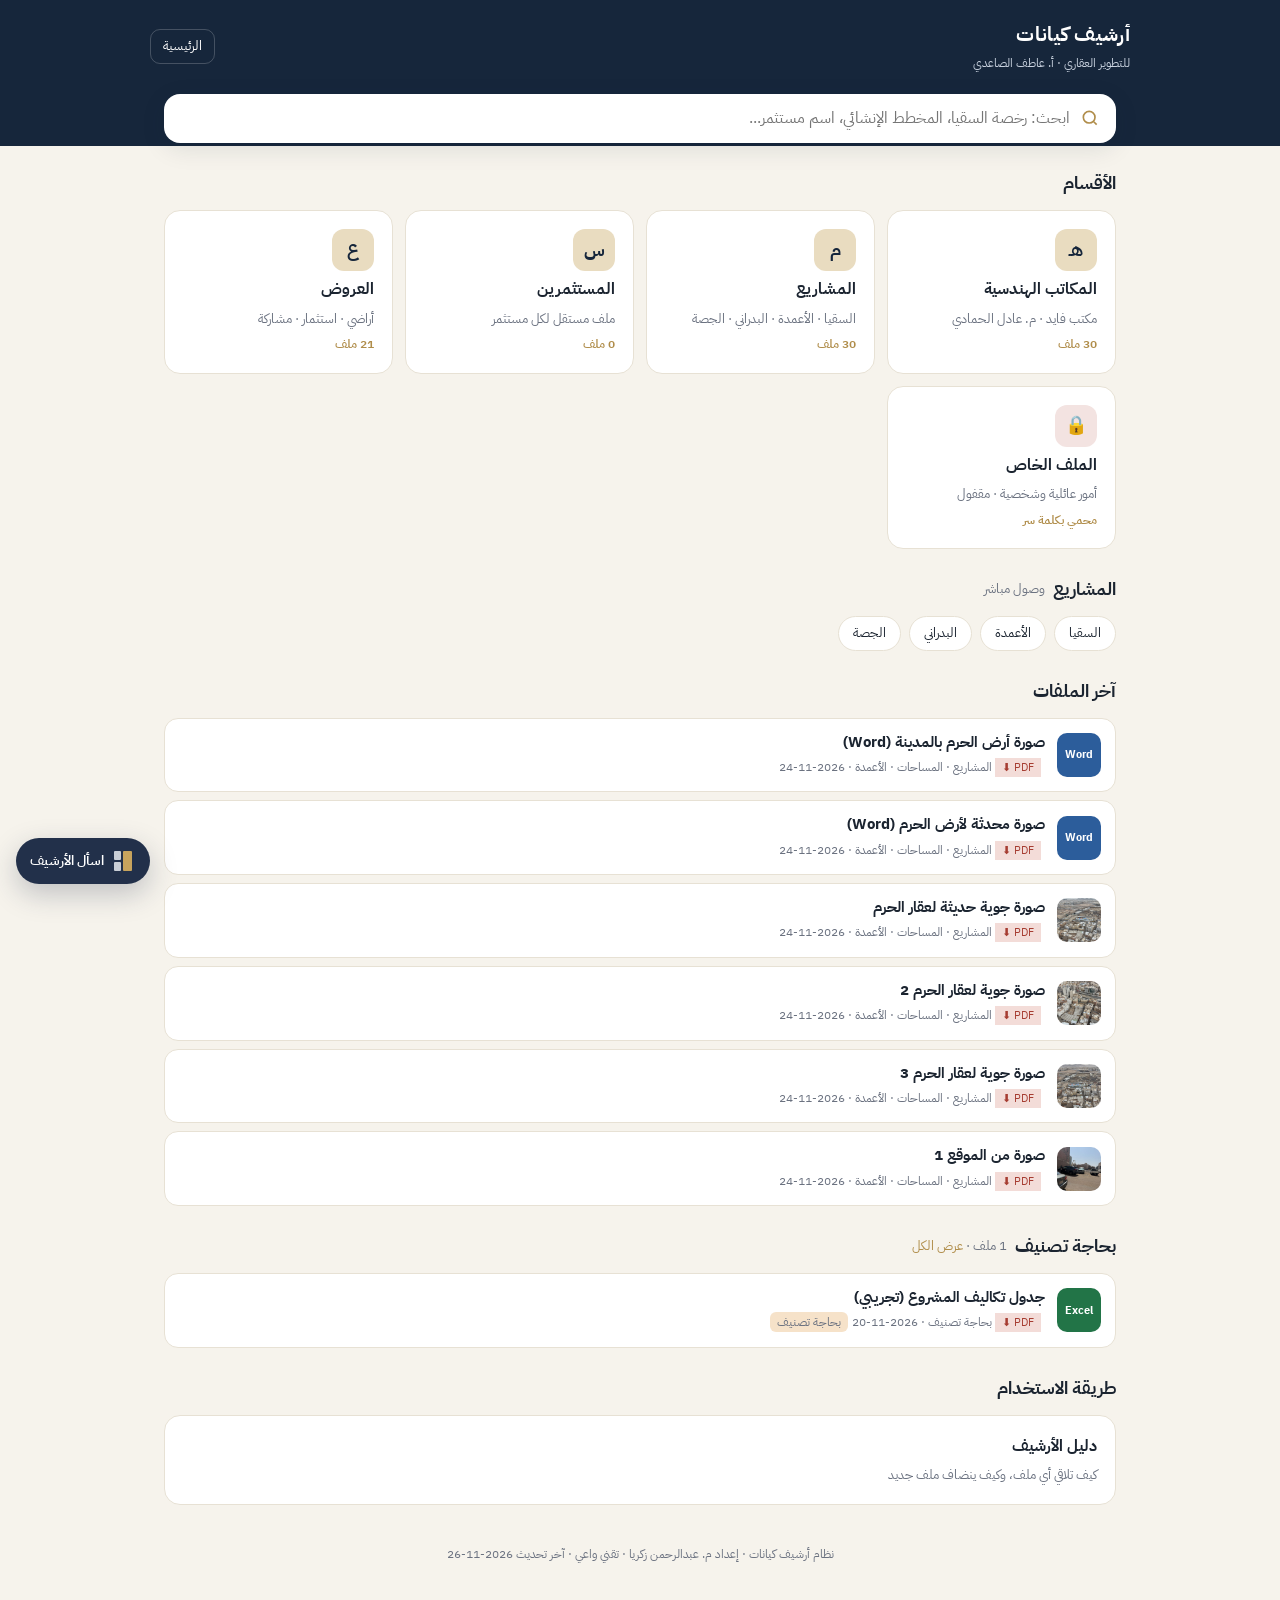
<file: index.html>
<!DOCTYPE html>
<html lang="ar" dir="rtl">
<head>
<meta charset="utf-8">
<meta name="viewport" content="width=device-width,initial-scale=1,viewport-fit=cover">
<title>أرشيف كيانات · أ. عاطف الصاعدي</title>
<link rel="icon" type="image/svg+xml" href="assets/brand/kayanat-mark.svg">
<link rel="preconnect" href="https://fonts.googleapis.com">
<link href="https://fonts.googleapis.com/css2?family=Alexandria:wght@600;700&family=IBM+Plex+Sans+Arabic:wght@400;500;600;700&display=swap" rel="stylesheet">
<style>
:root{--bg:#f6f3ec;--card:#fff;--ink:#1b2430;--mute:#6b7280;--line:#e7e1d4;--navy:#16263b;--gold:#b08d4a;--gold2:#e9dcc0;--red:#b4433a}
*{box-sizing:border-box;margin:0;padding:0}
body{font-family:"IBM Plex Sans Arabic",Tahoma,sans-serif;background:var(--bg);color:var(--ink);line-height:1.6;-webkit-font-smoothing:antialiased}
a{color:inherit;text-decoration:none}
header{background:var(--navy);color:#fff;padding:18px 18px 70px;position:relative}
header .top{display:flex;justify-content:space-between;align-items:center;max-width:980px;margin:auto}
header .brand b{display:block;font-size:20px;letter-spacing:.3px}
header .brand span{font-size:12px;color:#c9d2df}
header .home{font-size:13px;border:1px solid #ffffff33;border-radius:10px;padding:6px 12px}
.wrap{max-width:980px;margin:-52px auto 0;padding:0 14px 60px;position:relative}
.search{background:var(--card);border-radius:16px;box-shadow:0 6px 24px #16263b1a;display:flex;align-items:center;gap:10px;padding:12px 16px}
.search input{border:0;outline:0;font:inherit;font-size:16px;flex:1;background:transparent}
.search svg{flex:none;color:var(--gold)}
h2{font-size:18px;margin:26px 0 12px;display:flex;align-items:center;gap:8px}
h2 small{font-weight:400;color:var(--mute);font-size:13px}
.crumb{font-size:13px;color:var(--mute);margin:18px 0 0}
.crumb a{color:var(--gold);font-weight:600}
.grid{display:grid;grid-template-columns:repeat(auto-fill,minmax(220px,1fr));gap:12px}
.sec{background:var(--card);border:1px solid var(--line);border-radius:16px;padding:18px;display:flex;flex-direction:column;gap:6px;transition:.15s}
.sec:hover{border-color:var(--gold);transform:translateY(-2px)}
.sec .ic{width:42px;height:42px;border-radius:12px;background:var(--gold2);color:var(--navy);display:grid;place-items:center;font-weight:700;font-size:18px}
.sec b{font-size:16px}
.sec span{font-size:13px;color:var(--mute)}
.sec .n{margin-top:auto;font-size:12px;color:var(--gold);font-weight:600}
.sec.lock .ic{background:#f3e3e1;color:var(--red)}
.chips{display:flex;flex-wrap:wrap;gap:8px;margin:4px 0 6px}
.chip{border:1px solid var(--line);background:var(--card);border-radius:999px;padding:6px 14px;font-size:13px;cursor:pointer;font-family:inherit}
.chip.on{background:var(--navy);color:#fff;border-color:var(--navy)}
.list{display:flex;flex-direction:column;gap:8px}
.file{background:var(--card);border:1px solid var(--line);border-radius:14px;padding:12px 14px;display:flex;gap:12px;align-items:center;cursor:pointer}
.file:hover{border-color:var(--gold)}
.file .t{width:44px;height:44px;border-radius:10px;flex:none;display:grid;place-items:center;font-size:11px;font-weight:700;color:#fff;background:var(--navy);overflow:hidden}
.file .t img{width:100%;height:100%;object-fit:cover}
.file .t.pdf{background:#a63d32}.file .t.img{background:#3d7a5e}.file .t.vid{background:#5a4b8a}.file .t.aud{background:#b07a2a}.file .t.doc{background:#2c5d9b}.file .t.xls{background:#227447}
.file .m{flex:1;min-width:0}
.file .m b{display:block;font-size:14.5px;white-space:nowrap;overflow:hidden;text-overflow:ellipsis}
.file .m span{font-size:12px;color:var(--mute)}
.tag{font-size:11px;background:var(--gold2);color:var(--navy);border-radius:6px;padding:1px 7px;margin-inline-start:4px}
.tag.warn{background:#f6e2c9;color:#8a5a12}
.about{background:var(--card);border:1px solid var(--line);border-radius:16px;padding:16px;font-size:14px}
.about dl{display:grid;grid-template-columns:auto 1fr;gap:4px 14px;margin-top:8px}
.about dt{color:var(--mute)}
.empty{color:var(--mute);font-size:14px;padding:18px;text-align:center;border:1px dashed var(--line);border-radius:14px}
.viewer{position:fixed;inset:0;background:#0b1320ee;z-index:20;display:none;flex-direction:column}
.viewer.on{display:flex}
.viewer .bar{display:flex;justify-content:space-between;align-items:center;color:#fff;padding:12px 16px;gap:10px}
.viewer .bar b{font-size:14px;overflow:hidden;text-overflow:ellipsis;white-space:nowrap}
.viewer .bar .acts{display:flex;gap:8px;flex:none}
.viewer .bar a,.viewer .bar button{background:#ffffff1a;color:#fff;border:0;border-radius:10px;padding:7px 12px;font:inherit;font-size:13px;cursor:pointer}
.viewer .body{flex:1;display:grid;place-items:center;padding:0 10px 10px;overflow:auto}
.viewer iframe{width:100%;height:100%;border:0;background:#fff;border-radius:8px}
.viewer img,.viewer video{max-width:100%;max-height:100%;border-radius:8px}
.viewer .meta{color:#c9d2df;font-size:12.5px;padding:0 16px 14px}
.lockbox{background:var(--card);border:1px solid var(--line);border-radius:16px;padding:24px;text-align:center;max-width:360px;margin:20px auto}
.lockbox input{width:100%;border:1px solid var(--line);border-radius:10px;padding:10px;font:inherit;margin:12px 0;text-align:center}
.lockbox button{background:var(--navy);color:#fff;border:0;border-radius:10px;padding:10px 20px;font:inherit;cursor:pointer}
footer{text-align:center;font-size:12px;color:var(--mute);margin-top:40px}
</style>
</head>
<body>
<header><div class="top"><a class="brand" href="#/"><b>أرشيف كيانات</b><span>للتطوير العقاري · أ. عاطف الصاعدي</span></a><a class="home" href="#/">الرئيسية</a></div></header>
<div class="wrap">
  <label class="search"><svg width="20" height="20" viewBox="0 0 24 24" fill="none" stroke="currentColor" stroke-width="2"><circle cx="11" cy="11" r="7"/><path d="m20 20-3.5-3.5"/></svg><input id="q" type="search" placeholder="ابحث: رخصة السقيا، المخطط الإنشائي، اسم مستثمر..."></label>
  <main id="app"></main>
  <footer>نظام أرشيف كيانات · إعداد م. عبدالرحمن زكريا · تقني واعي · آخر تحديث <span id="upd"></span></footer>
</div>
<div class="viewer" id="viewer"><div class="bar"><b id="vt"></b><div class="acts"><a id="vp" target="_blank" style="background:#a63d32">PDF</a><a id="vo" target="_blank">فتح</a><a id="vd" download>تنزيل</a><button onclick="closeV()">إغلاق ✕</button></div></div><div class="body" id="vb"></div><div class="meta" id="vm"></div></div>
<script>
const DATA={"updated": "2026-11-26", "projects": [{"name": "السقيا", "summary": "المالك: أحمد صالح الشثري وشريكه · قطعة رقم 340108020675. فيه: صك الملكية، تثبيت موقع من مكتب فايد، طلب اعتماد العمارة السعودية، محضر اجتماع، وعرض المشروع."}, {"name": "الأعمدة", "summary": "ملفات «أرض الحرم» بالمدينة (وصلت 24/11). فيه: وثيقة تملك 418709001019، إفادة عدم الوقف، المستند التنظيمي، وثيقة أمانة المدينة، المقترح المعماري للمكرم مبارك بن مدخل الصاعدي، صور جوية وصور من الموقع، ومزاد أرض الحرة الشرقية. الموقع على الخريطة: <a href=\"https://maps.app.goo.gl/NkuZXWkVfrdVHr9u9\" target=\"_blank\" style=\"color:var(--gold)\">افتح الموقع</a>"}, {"name": "البدراني", "summary": "لسا ما وصلت ملفات لهذا المشروع."}, {"name": "الجصة", "summary": "فلل بحي الجصة · مخطط م-م-1115. فيه: 8 صكوك ملكية (154.16.x)، المخطط النهائي للفلل، مخطط فيلا 150م² (PDF + أوتوكاد)، خريطة القطع المتاحة، ودراسة جدوى 12 فيلا. لوكيشن الموقع انطلب لمختبر التربة."}], "investors": [], "files": [{"id": "f1", "title": "مخطط فيلا 150م² أرضي وأول", "section": "proj", "sub": "المخطط المعماري", "project": "الجصة", "party": "", "date": "2026-11-20", "source": "150.pdf", "note": "انبعت مع رسالة «فلل الجصة» الساعة 5:24", "status": "مصنّف", "kw": "", "path": "2-المشاريع/الجصة/المخطط-المعماري/الجصة_المخطط-المعماري_مخطط-فيلا-150م²-أرضي-وأول_2026-11-20.pdf"}, {"id": "f2", "title": "الهوية الوطنية 17-12-2025", "section": "priv", "sub": "", "project": "", "party": "", "date": "2026-11-20", "source": "الهوية الوطنية_17-12-2025.pdf", "note": "", "status": "مصنّف تلقائياً", "kw": "", "path": "5-الملف-الخاص/الملف-الخاص_الهوية-الوطنية-17-12-2025_2026-11-20.pdf"}, {"id": "f3", "title": "شهادة ChatGPT", "section": "priv", "sub": "", "project": "", "party": "", "date": "2026-11-20", "source": "ChatGPT-certificate-NMZ6BIUG.pdf", "note": "واتساب 5:15 · شهادة دورة", "status": "مصنّف", "kw": "ChatGPT-certificate-NMZ6BIUG.pdf", "path": "5-الملف-الخاص/الملف-الخاص_شهادة-ChatGPT_2026-11-20.pdf"}, {"id": "f4", "title": "شهادة Jasper AI", "section": "priv", "sub": "", "project": "", "party": "", "date": "2026-11-20", "source": "Jasper AI-certificate-HG5RATF3.pdf", "note": "واتساب 5:15 · شهادة دورة (انبعتت مرتين، محفوظة مرة وحدة)", "status": "مصنّف", "kw": "Jasper AI-certificate-HG5RATF3.pdf", "path": "5-الملف-الخاص/الملف-الخاص_شهادة-Jasper-AI_2026-11-20.pdf"}, {"id": "f5", "title": "شهادة Midjourney", "section": "priv", "sub": "", "project": "", "party": "", "date": "2026-11-20", "source": "Midjourney-certificate-LDERHIL4.pdf", "note": "واتساب 5:15 · شهادة دورة", "status": "مصنّف", "kw": "Midjourney-certificate-LDERHIL4.pdf", "path": "5-الملف-الخاص/الملف-الخاص_شهادة-Midjourney_2026-11-20.pdf"}, {"id": "f6", "title": "شهادة Lovable", "section": "priv", "sub": "", "project": "", "party": "", "date": "2026-11-20", "source": "Lovable-certificate-UKEFGMX3.pdf", "note": "واتساب 5:15 · شهادة دورة", "status": "مصنّف", "kw": "Lovable-certificate-UKEFGMX3.pdf", "path": "5-الملف-الخاص/الملف-الخاص_شهادة-Lovable_2026-11-20.pdf"}, {"id": "f7", "title": "شهادة حضور · مركز أساس التمكين", "section": "priv", "sub": "", "project": "", "party": "", "date": "2026-11-20", "source": "Certificate.pdf", "note": "واتساب 5:16 · شهادة حضور", "status": "مصنّف", "kw": "Certificate.pdf", "path": "5-الملف-الخاص/الملف-الخاص_شهادة-حضور-·-مركز-أساس-التمكين_2026-11-20.pdf"}, {"id": "f8", "title": "شهادة دورة الوساطة العقارية", "section": "priv", "sub": "", "project": "", "party": "", "date": "2026-11-20", "source": "دورة الوساطه العقاريه.pdf", "note": "واتساب 5:19", "status": "مصنّف", "kw": "دورة الوساطه العقاريه.pdf", "path": "5-الملف-الخاص/الملف-الخاص_شهادة-دورة-الوساطة-العقارية_2026-11-20.pdf"}, {"id": "f9", "title": "شهادة دورة التسويق العقاري", "section": "priv", "sub": "", "project": "", "party": "", "date": "2026-11-20", "source": "دورة التسويق العقاري.pdf", "note": "واتساب 5:19", "status": "مصنّف", "kw": "دورة التسويق العقاري.pdf", "path": "5-الملف-الخاص/الملف-الخاص_شهادة-دورة-التسويق-العقاري_2026-11-20.pdf"}, {"id": "f10", "title": "شهادة دورة التسويق العقاري الإلكتروني", "section": "priv", "sub": "", "project": "", "party": "", "date": "2026-11-20", "source": "دورة التسويق العقاري الالكتروني.pdf", "note": "واتساب 5:19", "status": "مصنّف", "kw": "دورة التسويق العقاري الالكتروني.pdf", "path": "5-الملف-الخاص/الملف-الخاص_شهادة-دورة-التسويق-العقاري-الإلكتروني_2026-11-20.pdf"}, {"id": "f11", "title": "عرض مشروع السقيا (صفحة ويب)", "section": "off", "sub": "استثمار", "project": "السقيا", "party": "", "date": "2026-11-20", "source": "عرض-مشروع-السقيا.html", "note": "واتساب 5:15", "status": "مصنّف", "kw": "عرض-مشروع-السقيا.html", "path": "4-العروض/استثمار/السقيا_استثمار_عرض-مشروع-السقيا-(صفحة-ويب)_2026-11-20.html", "pdf": "_نسخ-PDF/4-العروض/استثمار/السقيا_استثمار_عرض-مشروع-السقيا-(صفحة-ويب)_2026-11-20.pdf"}, {"id": "f12", "title": "محضر اجتماع مشروع السقيا", "section": "proj", "sub": "عام", "project": "السقيا", "party": "", "date": "2026-11-20", "source": "محضر_اجتماع_مشروع_السقيا.docx", "note": "واتساب 5:15", "status": "مصنّف", "kw": "محضر_اجتماع_مشروع_السقيا.docx", "path": "2-المشاريع/السقيا/عام/السقيا_عام_محضر-اجتماع-مشروع-السقيا_2026-11-20.docx", "pdf": "_نسخ-PDF/2-المشاريع/السقيا/عام/السقيا_عام_محضر-اجتماع-مشروع-السقيا_2026-11-20.pdf", "order": 4}, {"id": "f13", "title": "جدول تكاليف المشروع (تجريبي)", "section": "todo", "sub": "", "project": "", "party": "", "date": "2026-11-20", "source": "جدول_تكاليف_المشروع_تجريبي.xlsx", "note": "واتساب 5:15 · سؤال: هذا لأي مشروع؟ ولا نموذج تدريبي؟", "status": "بحاجة تصنيف", "kw": "جدول_تكاليف_المشروع_تجريبي.xlsx", "path": "0-بحاجة-تصنيف/بحاجة-تصنيف_جدول-تكاليف-المشروع-(تجريبي)_2026-11-20.xlsx", "pdf": "_نسخ-PDF/0-بحاجة-تصنيف/بحاجة-تصنيف_جدول-تكاليف-المشروع-(تجريبي)_2026-11-20.pdf"}, {"id": "f14", "title": "دراسة جدوى 12 فيلا · الجصة", "section": "proj", "sub": "الملف المالي", "project": "الجصة", "party": "", "date": "2026-11-20", "source": "دراسة_جدوى_12_فيلا_الجصة.docx", "note": "واتساب 5:15", "status": "مصنّف", "kw": "دراسة_جدوى_12_فيلا_الجصة.docx", "path": "2-المشاريع/الجصة/الملف-المالي/الجصة_الملف-المالي_دراسة-جدوى-12-فيلا-·-الجصة_2026-11-20.docx", "pdf": "_نسخ-PDF/2-المشاريع/الجصة/الملف-المالي/الجصة_الملف-المالي_دراسة-جدوى-12-فيلا-·-الجصة_2026-11-20.pdf"}, {"id": "f15", "title": "قالب خطاب رسمي · كيانات", "section": "off", "sub": "هوية وقوالب", "project": "", "party": "كيانات", "date": "2026-11-20", "source": "قالب-خطاب-رسمي-كيانات.docx", "note": "واتساب 5:15", "status": "مصنّف", "kw": "قالب-خطاب-رسمي-كيانات.docx", "path": "4-العروض/هوية-وقوالب/كيانات_هوية-وقوالب_قالب-خطاب-رسمي-·-كيانات_2026-11-20.docx", "pdf": "_نسخ-PDF/4-العروض/هوية-وقوالب/كيانات_هوية-وقوالب_قالب-خطاب-رسمي-·-كيانات_2026-11-20.pdf"}, {"id": "f16", "title": "ورق رسمي كيانات للطباعة", "section": "off", "sub": "هوية وقوالب", "project": "", "party": "كيانات", "date": "2026-11-20", "source": "ورق-رسمي-كيانات-للطباعة.pdf", "note": "واتساب 5:16", "status": "مصنّف", "kw": "ورق-رسمي-كيانات-للطباعة.pdf", "path": "4-العروض/هوية-وقوالب/كيانات_هوية-وقوالب_ورق-رسمي-كيانات-للطباعة_2026-11-20.pdf"}, {"id": "f17", "title": "نموذج دراسة جدوى (Excel)", "section": "off", "sub": "هوية وقوالب", "project": "", "party": "كيانات", "date": "2026-11-20", "source": "نموذج-دراسة-جدوى-كيانات.xlsx", "note": "واتساب 5:16", "status": "مصنّف", "kw": "نموذج-دراسة-جدوى-كيانات.xlsx", "path": "4-العروض/هوية-وقوالب/كيانات_هوية-وقوالب_نموذج-دراسة-جدوى-(Excel)_2026-11-20.xlsx", "pdf": "_نسخ-PDF/4-العروض/هوية-وقوالب/كيانات_هوية-وقوالب_نموذج-دراسة-جدوى-(Excel)_2026-11-20.pdf"}, {"id": "f18", "title": "قالب دراسة جدوى · 8 صفحات", "section": "off", "sub": "هوية وقوالب", "project": "", "party": "كيانات", "date": "2026-11-20", "source": "قالب-دراسة-جدوى-كيانات.pdf", "note": "واتساب 5:16", "status": "مصنّف", "kw": "قالب-دراسة-جدوى-كيانات.pdf", "path": "4-العروض/هوية-وقوالب/كيانات_هوية-وقوالب_قالب-دراسة-جدوى-·-8-صفحات_2026-11-20.pdf"}, {"id": "f19", "title": "الهوية البصرية وشعارات كيانات", "section": "off", "sub": "هوية وقوالب", "project": "", "party": "كيانات", "date": "2026-11-20", "source": "kayanat-identity.pdf", "note": "واتساب 5:17 · «شعارات كيانات»", "status": "مصنّف", "kw": "kayanat-identity.pdf", "path": "4-العروض/هوية-وقوالب/كيانات_هوية-وقوالب_الهوية-البصرية-وشعارات-كيانات_2026-11-20.pdf"}, {"id": "f20", "title": "الملف التعريفي المهني · عاطف الصاعدي", "section": "off", "sub": "هوية وقوالب", "project": "", "party": "كيانات", "date": "2026-11-20", "source": "الملف-التعريفي-المهني-عاطف-الصاعدي.pdf", "note": "واتساب 5:17", "status": "مصنّف", "kw": "الملف-التعريفي-المهني-عاطف-الصاعدي.pdf", "path": "4-العروض/هوية-وقوالب/كيانات_هوية-وقوالب_الملف-التعريفي-المهني-·-عاطف-الصاعدي_2026-11-20.pdf"}, {"id": "f21", "title": "عقد وساطة تسويق وبيع مع مالك العقار", "section": "off", "sub": "مشاركة", "project": "", "party": "", "date": "2026-11-20", "source": "UNP-file_261002_190608.pdf", "note": "واتساب 5:16 · عقد منصة الوساطة العقارية", "status": "مصنّف", "kw": "UNP-file_261002_190608.pdf", "path": "4-العروض/مشاركة/العروض_مشاركة_عقد-وساطة-تسويق-وبيع-مع-مالك-العقار_2026-11-20.pdf"}, {"id": "f22", "title": "مذكرة تفاهم وشراكة استراتيجية · كيانات × موف لاير استيت", "section": "off", "sub": "مشاركة", "project": "", "party": "موف لاير استيت", "date": "2026-11-20", "source": "مذكرة تفاهم .pdf", "note": "واتساب 5:19 · «هذي الشراكه اللي وقعتها»", "status": "مصنّف", "kw": "مذكرة تفاهم .pdf", "path": "4-العروض/مشاركة/موف-لاير-استيت_مشاركة_مذكرة-تفاهم-وشراكة-استراتيجية-·-كيانات-×-موف-لاير-استيت_2026-11-20.pdf"}, {"id": "f23", "title": "شهادة السجل التجاري · كيانات (صورة)", "section": "eng", "sub": "الرخص والاعتمادات", "project": "", "party": "كيانات", "date": "2026-11-20", "source": "WhatsApp Image 2026-11-20 at 5.16.04 PM.jpeg", "note": "واتساب 5:16", "status": "مصنّف", "kw": "WhatsApp Image 2026-11-20 at 5.16.04 PM.jpeg", "path": "1-المكاتب-الهندسية/الرخص-والاعتمادات/كيانات_الرخص-والاعتمادات_شهادة-السجل-التجاري-·-كيانات-(صورة)_2026-11-20.jpeg", "pdf": "_نسخ-PDF/1-المكاتب-الهندسية/الرخص-والاعتمادات/كيانات_الرخص-والاعتمادات_شهادة-السجل-التجاري-·-كيانات-(صورة)_2026-11-20.pdf"}, {"id": "f24", "title": "رخصة فال (الوساطة العقارية)", "section": "eng", "sub": "الرخص والاعتمادات", "project": "", "party": "كيانات", "date": "2026-11-20", "source": "رخصة فال.pdf", "note": "واتساب 5:19", "status": "مصنّف", "kw": "رخصة فال.pdf", "path": "1-المكاتب-الهندسية/الرخص-والاعتمادات/كيانات_الرخص-والاعتمادات_رخصة-فال-(الوساطة-العقارية)_2026-11-20.pdf"}, {"id": "f25", "title": "زيارة شركاء · كيانات وموف العقارية", "section": "off", "sub": "مشاركة", "project": "", "party": "موف لاير استيت", "date": "2026-11-20", "source": "WhatsApp Image 2026-11-20 at 5.17.38 PM.jpeg", "note": "واتساب 5:17", "status": "مصنّف", "kw": "WhatsApp Image 2026-11-20 at 5.17.38 PM.jpeg", "path": "4-العروض/مشاركة/موف-لاير-استيت_مشاركة_زيارة-شركاء-·-كيانات-وموف-العقارية_2026-11-20.jpeg", "pdf": "_نسخ-PDF/4-العروض/مشاركة/موف-لاير-استيت_مشاركة_زيارة-شركاء-·-كيانات-وموف-العقارية_2026-11-20.pdf"}, {"id": "f26", "title": "توقيع عقد التسويق · صورة 1", "section": "off", "sub": "مشاركة", "project": "", "party": "شركة التسويق", "date": "2026-11-20", "source": "WhatsApp Image 2026-11-20 at 5.19.37 PM.jpeg", "note": "واتساب 5:19 · «وقعت عقد تسويق مع افضل شركة تسويق بالمدينه»", "status": "مصنّف", "kw": "WhatsApp Image 2026-11-20 at 5.19.37 PM.jpeg", "path": "4-العروض/مشاركة/شركة-التسويق_مشاركة_توقيع-عقد-التسويق-·-صورة-1_2026-11-20.jpeg", "pdf": "_نسخ-PDF/4-العروض/مشاركة/شركة-التسويق_مشاركة_توقيع-عقد-التسويق-·-صورة-1_2026-11-20.pdf"}, {"id": "f27", "title": "توقيع عقد التسويق · فيديو", "section": "off", "sub": "مشاركة", "project": "", "party": "شركة التسويق", "date": "2026-11-20", "source": "WhatsApp Video 2026-11-20 at 5.19.41 PM.mp4", "note": "واتساب 5:19", "status": "مصنّف", "kw": "WhatsApp Video 2026-11-20 at 5.19.41 PM.mp4", "path": "4-العروض/مشاركة/شركة-التسويق_مشاركة_توقيع-عقد-التسويق-·-فيديو_2026-11-20.mp4"}, {"id": "f28", "title": "توقيع عقد التسويق · صورة 2", "section": "off", "sub": "مشاركة", "project": "", "party": "شركة التسويق", "date": "2026-11-20", "source": "WhatsApp Image 2026-11-20 at 5.19.43 PM.jpeg", "note": "واتساب 5:19", "status": "مصنّف", "kw": "WhatsApp Image 2026-11-20 at 5.19.43 PM.jpeg", "path": "4-العروض/مشاركة/شركة-التسويق_مشاركة_توقيع-عقد-التسويق-·-صورة-2_2026-11-20.jpeg", "pdf": "_نسخ-PDF/4-العروض/مشاركة/شركة-التسويق_مشاركة_توقيع-عقد-التسويق-·-صورة-2_2026-11-20.pdf"}, {"id": "f29", "title": "توقيع عقد التسويق · صورة 3", "section": "off", "sub": "مشاركة", "project": "", "party": "شركة التسويق", "date": "2026-11-20", "source": "WhatsApp Image 2026-11-20 at 5.19.43 PM_2.jpeg", "note": "واتساب 5:19", "status": "مصنّف", "kw": "WhatsApp Image 2026-11-20 at 5.19.43 PM_2.jpeg", "path": "4-العروض/مشاركة/شركة-التسويق_مشاركة_توقيع-عقد-التسويق-·-صورة-3_2026-11-20.jpeg", "pdf": "_نسخ-PDF/4-العروض/مشاركة/شركة-التسويق_مشاركة_توقيع-عقد-التسويق-·-صورة-3_2026-11-20.pdf"}, {"id": "f30", "title": "توقيع عقد التسويق · صورة 4", "section": "off", "sub": "مشاركة", "project": "", "party": "شركة التسويق", "date": "2026-11-20", "source": "WhatsApp Image 2026-11-20 at 5.19.44 PM.jpeg", "note": "واتساب 5:19", "status": "مصنّف", "kw": "WhatsApp Image 2026-11-20 at 5.19.44 PM.jpeg", "path": "4-العروض/مشاركة/شركة-التسويق_مشاركة_توقيع-عقد-التسويق-·-صورة-4_2026-11-20.jpeg", "pdf": "_نسخ-PDF/4-العروض/مشاركة/شركة-التسويق_مشاركة_توقيع-عقد-التسويق-·-صورة-4_2026-11-20.pdf"}, {"id": "f31", "title": "توقيع عقد التسويق · صورة 5", "section": "off", "sub": "مشاركة", "project": "", "party": "شركة التسويق", "date": "2026-11-20", "source": "WhatsApp Image 2026-11-20 at 5.19.44 PM_2.jpeg", "note": "واتساب 5:19", "status": "مصنّف", "kw": "WhatsApp Image 2026-11-20 at 5.19.44 PM_2.jpeg", "path": "4-العروض/مشاركة/شركة-التسويق_مشاركة_توقيع-عقد-التسويق-·-صورة-5_2026-11-20.jpeg", "pdf": "_نسخ-PDF/4-العروض/مشاركة/شركة-التسويق_مشاركة_توقيع-عقد-التسويق-·-صورة-5_2026-11-20.pdf"}, {"id": "f32", "title": "توقيع عقد التسويق · صورة 6", "section": "off", "sub": "مشاركة", "project": "", "party": "شركة التسويق", "date": "2026-11-20", "source": "WhatsApp Image 2026-11-20 at 5.19.44 PM_3.jpeg", "note": "واتساب 5:19", "status": "مصنّف", "kw": "WhatsApp Image 2026-11-20 at 5.19.44 PM_3.jpeg", "path": "4-العروض/مشاركة/شركة-التسويق_مشاركة_توقيع-عقد-التسويق-·-صورة-6_2026-11-20.jpeg", "pdf": "_نسخ-PDF/4-العروض/مشاركة/شركة-التسويق_مشاركة_توقيع-عقد-التسويق-·-صورة-6_2026-11-20.pdf"}, {"id": "f33", "title": "صورة اجتماع", "section": "off", "sub": "مشاركة", "project": "", "party": "", "date": "2026-11-20", "source": "WhatsApp Image 2026-11-20 at 5.19.48 PM.jpeg", "note": "واتساب 5:19 · يحتاج تأكيد: أي اجتماع؟", "status": "يحتاج تأكيد", "kw": "WhatsApp Image 2026-11-20 at 5.19.48 PM.jpeg", "path": "4-العروض/مشاركة/العروض_مشاركة_صورة-اجتماع_2026-11-20.jpeg", "pdf": "_نسخ-PDF/4-العروض/مشاركة/العروض_مشاركة_صورة-اجتماع_2026-11-20.pdf"}, {"id": "f34", "title": "صورة اجتماع", "section": "off", "sub": "مشاركة", "project": "", "party": "", "date": "2026-11-20", "source": "WhatsApp Image 2026-11-20 at 5.19.58 PM.jpeg", "note": "واتساب 5:19 · يحتاج تأكيد: أي اجتماع؟", "status": "يحتاج تأكيد", "kw": "WhatsApp Image 2026-11-20 at 5.19.58 PM.jpeg", "path": "4-العروض/مشاركة/العروض_مشاركة_صورة-اجتماع_2026-11-20_v2.jpeg", "pdf": "_نسخ-PDF/4-العروض/مشاركة/العروض_مشاركة_صورة-اجتماع_2026-11-20_v2.pdf"}, {"id": "f35", "title": "طلب اعتماد العمارة السعودية · المالك أحمد صالح الشثري وشريكه", "section": "proj", "sub": "الرخص والاعتمادات", "project": "السقيا", "party": "مكتب فايد", "date": "2026-11-20", "source": "�ﺍﺣﻤﺪ ﺻﺎﻟﺢ ﻋﺒﺪﺍﻟﺮﺣﻤﻦ ﺍﻟﺸﺜﺮي وشريكه (1).pdf", "note": "واتساب 5:22 · بعد رسالة «السقيا»", "status": "مصنّف", "kw": "�ﺍﺣﻤﺪ ﺻﺎﻟﺢ ﻋﺒﺪﺍﻟﺮﺣﻤﻦ ﺍﻟﺸﺜﺮي وشريكه (1).pdf", "path": "2-المشاريع/السقيا/الرخص-والاعتمادات/السقيا_الرخص-والاعتمادات_طلب-اعتماد-العمارة-السعودية-·-المالك-أحمد-صالح-الشثري-وشريكه_2026-11-20.pdf", "order": 3}, {"id": "f36", "title": "تثبيت موقع · مكتب فايد · قطعة 340108020675", "section": "proj", "sub": "المساحات", "project": "السقيا", "party": "مكتب فايد", "date": "2026-11-20", "source": "20261116123437.pdf", "note": "واتساب 5:22 · بعد رسالة «السقيا»", "status": "مصنّف", "kw": "20261116123437.pdf", "path": "2-المشاريع/السقيا/المساحات/السقيا_المساحات_تثبيت-موقع-·-مكتب-فايد-·-قطعة-340108020675_2026-11-20.pdf", "order": 2}, {"id": "f37", "title": "صك ملكية السقيا · 340108020675", "section": "proj", "sub": "الحقوق الخاصة", "project": "السقيا", "party": "", "date": "2026-11-20", "source": "صك السقيا.pdf", "note": "واتساب 5:23", "status": "مصنّف", "kw": "صك السقيا.pdf", "path": "2-المشاريع/السقيا/الحقوق-الخاصة/السقيا_الحقوق-الخاصة_صك-ملكية-السقيا-·-340108020675_2026-11-20.pdf", "order": 1}, {"id": "f38", "title": "صك ملكية · قطعة 154.16.1", "section": "proj", "sub": "الحقوق الخاصة", "project": "الجصة", "party": "", "date": "2026-11-20", "source": "صك154.16.1.pdf", "note": "واتساب 5:24 · مخطط م-م-1115 حي الجصة", "status": "مصنّف", "kw": "صك154.16.1.pdf", "path": "2-المشاريع/الجصة/الحقوق-الخاصة/الجصة_الحقوق-الخاصة_صك-ملكية-·-قطعة-154.16.1_2026-11-20.pdf"}, {"id": "f39", "title": "صك ملكية · قطعة 154.16.2", "section": "proj", "sub": "الحقوق الخاصة", "project": "الجصة", "party": "", "date": "2026-11-20", "source": "صك154.16.2.pdf", "note": "واتساب 5:24", "status": "مصنّف", "kw": "صك154.16.2.pdf", "path": "2-المشاريع/الجصة/الحقوق-الخاصة/الجصة_الحقوق-الخاصة_صك-ملكية-·-قطعة-154.16.2_2026-11-20.pdf"}, {"id": "f40", "title": "صك ملكية · قطعة 154.16.3", "section": "proj", "sub": "الحقوق الخاصة", "project": "الجصة", "party": "", "date": "2026-11-20", "source": "صك154.16.3.pdf", "note": "واتساب 5:24", "status": "مصنّف", "kw": "صك154.16.3.pdf", "path": "2-المشاريع/الجصة/الحقوق-الخاصة/الجصة_الحقوق-الخاصة_صك-ملكية-·-قطعة-154.16.3_2026-11-20.pdf"}, {"id": "f41", "title": "صك ملكية · قطعة 154.16.4", "section": "proj", "sub": "الحقوق الخاصة", "project": "الجصة", "party": "", "date": "2026-11-20", "source": "صك154.16.4.pdf", "note": "واتساب 5:24", "status": "مصنّف", "kw": "صك154.16.4.pdf", "path": "2-المشاريع/الجصة/الحقوق-الخاصة/الجصة_الحقوق-الخاصة_صك-ملكية-·-قطعة-154.16.4_2026-11-20.pdf"}, {"id": "f42", "title": "صك ملكية · قطعة 154.16.17", "section": "proj", "sub": "الحقوق الخاصة", "project": "الجصة", "party": "", "date": "2026-11-20", "source": "صك154.16.17.pdf", "note": "واتساب 5:24", "status": "مصنّف", "kw": "صك154.16.17.pdf", "path": "2-المشاريع/الجصة/الحقوق-الخاصة/الجصة_الحقوق-الخاصة_صك-ملكية-·-قطعة-154.16.17_2026-11-20.pdf"}, {"id": "f43", "title": "صك ملكية · قطعة 154.16.18", "section": "proj", "sub": "الحقوق الخاصة", "project": "الجصة", "party": "", "date": "2026-11-20", "source": "صك154.16.18.pdf", "note": "واتساب 5:24", "status": "مصنّف", "kw": "صك154.16.18.pdf", "path": "2-المشاريع/الجصة/الحقوق-الخاصة/الجصة_الحقوق-الخاصة_صك-ملكية-·-قطعة-154.16.18_2026-11-20.pdf"}, {"id": "f44", "title": "صك ملكية · قطعة 154.16.19", "section": "proj", "sub": "الحقوق الخاصة", "project": "الجصة", "party": "", "date": "2026-11-20", "source": "صك154.16.19.pdf", "note": "واتساب 5:24", "status": "مصنّف", "kw": "صك154.16.19.pdf", "path": "2-المشاريع/الجصة/الحقوق-الخاصة/الجصة_الحقوق-الخاصة_صك-ملكية-·-قطعة-154.16.19_2026-11-20.pdf"}, {"id": "f45", "title": "صك ملكية · قطعة 154.16.20", "section": "proj", "sub": "الحقوق الخاصة", "project": "الجصة", "party": "", "date": "2026-11-20", "source": "صك154.16.20.pdf", "note": "واتساب 5:24", "status": "مصنّف", "kw": "صك154.16.20.pdf", "path": "2-المشاريع/الجصة/الحقوق-الخاصة/الجصة_الحقوق-الخاصة_صك-ملكية-·-قطعة-154.16.20_2026-11-20.pdf"}, {"id": "f46", "title": "المخطط النهائي للفلل", "section": "proj", "sub": "المخطط المعماري", "project": "الجصة", "party": "", "date": "2026-11-20", "source": "النهائي الفلل.pdf", "note": "واتساب 5:25 · «فلل الجصه»", "status": "مصنّف", "kw": "النهائي الفلل.pdf", "path": "2-المشاريع/الجصة/المخطط-المعماري/الجصة_المخطط-المعماري_المخطط-النهائي-للفلل_2026-11-20.pdf"}, {"id": "f47", "title": "مخطط فيلا 150م² · ملف أوتوكاد DWG", "section": "proj", "sub": "المخطط المعماري", "project": "الجصة", "party": "", "date": "2026-11-20", "source": "150م2 اتوكاد.dwg", "note": "واتساب 5:24 · يفتح ببرنامج AutoCAD", "status": "مصنّف", "kw": "150م2 اتوكاد.dwg", "path": "2-المشاريع/الجصة/المخطط-المعماري/الجصة_المخطط-المعماري_مخطط-فيلا-150م²-·-ملف-أوتوكاد-DWG_2026-11-20.dwg"}, {"id": "f48", "title": "مخطط القطع المتاحة · الجصة", "section": "proj", "sub": "المساحات", "project": "الجصة", "party": "", "date": "2026-11-20", "source": "WhatsApp Image 2026-11-20 at 5.24.28 PM.jpeg", "note": "واتساب 5:24 · القطع المحددة بالأخضر والأحمر", "status": "مصنّف", "kw": "WhatsApp Image 2026-11-20 at 5.24.28 PM.jpeg", "path": "2-المشاريع/الجصة/المساحات/الجصة_المساحات_مخطط-القطع-المتاحة-·-الجصة_2026-11-20.jpeg", "pdf": "_نسخ-PDF/2-المشاريع/الجصة/المساحات/الجصة_المساحات_مخطط-القطع-المتاحة-·-الجصة_2026-11-20.pdf"}, {"id": "f49", "title": "مقابلة فيديو · موف العقارية", "section": "off", "sub": "مشاركة", "project": "", "party": "موف لاير استيت", "date": "2026-11-20", "source": "IMG_1073.MOV", "note": "واتساب 5:17 · فيديو 46 ثانية", "status": "مصنّف", "kw": "IMG_1073.MOV", "path": "4-العروض/مشاركة/موف-لاير-استيت_مشاركة_مقابلة-فيديو-·-موف-العقارية_2026-11-20.mov"}, {"id": "f50", "title": "صورة أرض الحرم بالمدينة (Word)", "section": "proj", "sub": "المساحات", "project": "الأعمدة", "party": "", "date": "2026-11-24", "source": "صورة ارض الحرم بالمدينة.docx", "note": "واتساب واتساب 24/11 · 5:22 · «هذي ملف الاعمده»", "status": "مصنّف", "kw": "صورة ارض الحرم بالمدينة.docx", "path": "2-المشاريع/الأعمدة/المساحات/الأعمدة_المساحات_صورة-أرض-الحرم-بالمدينة-(Word)_2026-11-24.docx", "pdf": "_نسخ-PDF/2-المشاريع/الأعمدة/المساحات/الأعمدة_المساحات_صورة-أرض-الحرم-بالمدينة-(Word)_2026-11-24.pdf"}, {"id": "f51", "title": "صورة محدثة لأرض الحرم (Word)", "section": "proj", "sub": "المساحات", "project": "الأعمدة", "party": "", "date": "2026-11-24", "source": "صورة محدثة لارض الحرم بالمدينة.docx", "note": "واتساب واتساب 24/11 · 5:22", "status": "مصنّف", "kw": "صورة محدثة لارض الحرم بالمدينة.docx", "path": "2-المشاريع/الأعمدة/المساحات/الأعمدة_المساحات_صورة-محدثة-لأرض-الحرم-(Word)_2026-11-24.docx", "pdf": "_نسخ-PDF/2-المشاريع/الأعمدة/المساحات/الأعمدة_المساحات_صورة-محدثة-لأرض-الحرم-(Word)_2026-11-24.pdf"}, {"id": "f52", "title": "صورة جوية حديثة لعقار الحرم", "section": "proj", "sub": "المساحات", "project": "الأعمدة", "party": "", "date": "2026-11-24", "source": "صورة حديثة لعقار الحرم .JPG.jpeg", "note": "واتساب واتساب 24/11 · 5:22", "status": "مصنّف", "kw": "صورة حديثة لعقار الحرم .JPG.jpeg", "path": "2-المشاريع/الأعمدة/المساحات/الأعمدة_المساحات_صورة-جوية-حديثة-لعقار-الحرم_2026-11-24.jpeg", "pdf": "_نسخ-PDF/2-المشاريع/الأعمدة/المساحات/الأعمدة_المساحات_صورة-جوية-حديثة-لعقار-الحرم_2026-11-24.pdf"}, {"id": "f53", "title": "صورة جوية لعقار الحرم 2", "section": "proj", "sub": "المساحات", "project": "الأعمدة", "party": "", "date": "2026-11-24", "source": "صورة من عقار الحرم 2.JPG.jpeg", "note": "واتساب واتساب 24/11 · 5:22", "status": "مصنّف", "kw": "صورة من عقار الحرم 2.JPG.jpeg", "path": "2-المشاريع/الأعمدة/المساحات/الأعمدة_المساحات_صورة-جوية-لعقار-الحرم-2_2026-11-24.jpeg", "pdf": "_نسخ-PDF/2-المشاريع/الأعمدة/المساحات/الأعمدة_المساحات_صورة-جوية-لعقار-الحرم-2_2026-11-24.pdf"}, {"id": "f54", "title": "صورة جوية لعقار الحرم 3", "section": "proj", "sub": "المساحات", "project": "الأعمدة", "party": "", "date": "2026-11-24", "source": "صورة من عقار الحرم 3.JPG.jpeg", "note": "واتساب واتساب 24/11 · 5:22", "status": "مصنّف", "kw": "صورة من عقار الحرم 3.JPG.jpeg", "path": "2-المشاريع/الأعمدة/المساحات/الأعمدة_المساحات_صورة-جوية-لعقار-الحرم-3_2026-11-24.jpeg", "pdf": "_نسخ-PDF/2-المشاريع/الأعمدة/المساحات/الأعمدة_المساحات_صورة-جوية-لعقار-الحرم-3_2026-11-24.pdf"}, {"id": "f55", "title": "صورة من الموقع 1", "section": "proj", "sub": "المساحات", "project": "الأعمدة", "party": "", "date": "2026-11-24", "source": "WhatsApp Image 2026-11-24 at 5.22.47 PM.jpeg", "note": "واتساب واتساب 24/11 · 5:22", "status": "مصنّف", "kw": "WhatsApp Image 2026-11-24 at 5.22.47 PM.jpeg", "path": "2-المشاريع/الأعمدة/المساحات/الأعمدة_المساحات_صورة-من-الموقع-1_2026-11-24.jpeg", "pdf": "_نسخ-PDF/2-المشاريع/الأعمدة/المساحات/الأعمدة_المساحات_صورة-من-الموقع-1_2026-11-24.pdf"}, {"id": "f56", "title": "صورة من الموقع 2", "section": "proj", "sub": "المساحات", "project": "الأعمدة", "party": "", "date": "2026-11-24", "source": "WhatsApp Image 2026-11-24 at 5.22.47 PM_2.jpeg", "note": "واتساب واتساب 24/11 · 5:22", "status": "مصنّف", "kw": "WhatsApp Image 2026-11-24 at 5.22.47 PM_2.jpeg", "path": "2-المشاريع/الأعمدة/المساحات/الأعمدة_المساحات_صورة-من-الموقع-2_2026-11-24.jpeg", "pdf": "_نسخ-PDF/2-المشاريع/الأعمدة/المساحات/الأعمدة_المساحات_صورة-من-الموقع-2_2026-11-24.pdf"}, {"id": "f57", "title": "إفادة أن أرض الحرم غير موقوفة · 2024-02-07", "section": "proj", "sub": "الحقوق الخاصة", "project": "الأعمدة", "party": "", "date": "2026-11-24", "source": "ارض الحرم غير موقوفة2024-02-07.docx", "note": "واتساب واتساب 24/11 · 5:22", "status": "مصنّف", "kw": "ارض الحرم غير موقوفة2024-02-07.docx", "path": "2-المشاريع/الأعمدة/الحقوق-الخاصة/الأعمدة_الحقوق-الخاصة_إفادة-أن-أرض-الحرم-غير-موقوفة-·-2024-02-07_2026-11-24.docx", "pdf": "_نسخ-PDF/2-المشاريع/الأعمدة/الحقوق-الخاصة/الأعمدة_الحقوق-الخاصة_إفادة-أن-أرض-الحرم-غير-موقوفة-·-2024-02-07_2026-11-24.pdf"}, {"id": "f58", "title": "وثيقة تملك عقار · 418709001019", "section": "proj", "sub": "الحقوق الخاصة", "project": "الأعمدة", "party": "", "date": "2026-11-24", "source": "DOC-20250312-WA0014..pdf", "note": "واتساب واتساب 24/11 · 5:22 · تاريخ الوثيقة 1445/8/3", "status": "مصنّف", "kw": "DOC-20250312-WA0014..pdf", "path": "2-المشاريع/الأعمدة/الحقوق-الخاصة/الأعمدة_الحقوق-الخاصة_وثيقة-تملك-عقار-·-418709001019_2026-11-24.pdf"}, {"id": "f59", "title": "المستند التنظيمي · طلب 48-09-0482", "section": "proj", "sub": "الرخص والاعتمادات", "project": "الأعمدة", "party": "", "date": "2026-11-24", "source": "المستند التنظيمي.pdf", "note": "واتساب واتساب 24/11 · 5:22 · تاريخ الطلب 2026-10-22", "status": "مصنّف", "kw": "المستند التنظيمي.pdf", "path": "2-المشاريع/الأعمدة/الرخص-والاعتمادات/الأعمدة_الرخص-والاعتمادات_المستند-التنظيمي-·-طلب-48-09-0482_2026-11-24.pdf"}, {"id": "f60", "title": "وثيقة أمانة المدينة المنورة · قطاع الشرق · 480526704255", "section": "proj", "sub": "الرخص والاعتمادات", "project": "الأعمدة", "party": "", "date": "2026-11-24", "source": "E8D7550FCEAD4266A972E20E9E654D2E.pdf", "note": "واتساب واتساب 24/11 · 5:22", "status": "مصنّف", "kw": "E8D7550FCEAD4266A972E20E9E654D2E.pdf", "path": "2-المشاريع/الأعمدة/الرخص-والاعتمادات/الأعمدة_الرخص-والاعتمادات_وثيقة-أمانة-المدينة-المنورة-·-قطاع-الشرق-·-480526704255_2026-11-24.pdf"}, {"id": "f61", "title": "المقترح المعماري · المكرم مبارك بن مدخل الصاعدي", "section": "proj", "sub": "المخطط المعماري", "project": "الأعمدة", "party": "", "date": "2026-11-24", "source": "مقترح المكرم - مبارك بن مدخل الصاعدي.pdf", "note": "واتساب واتساب 24/11 · 5:22 · 4 صفحات", "status": "مصنّف", "kw": "مقترح المكرم - مبارك بن مدخل الصاعدي.pdf", "path": "2-المشاريع/الأعمدة/المخطط-المعماري/الأعمدة_المخطط-المعماري_المقترح-المعماري-·-المكرم-مبارك-بن-مدخل-الصاعدي_2026-11-24.pdf"}, {"id": "f62", "title": "مزاد جوار المدينة · أرض سكنية 233.18م² · الحرة الشرقية", "section": "off", "sub": "أراضي", "project": "الأعمدة", "party": "", "date": "2026-11-24", "source": "00مزاد جوار المدينة- ارض الحرم233.pdf", "note": "واتساب واتساب 24/11 · 5:22 · مبلغ المشاركة 50,000 ريال", "status": "مصنّف", "kw": "00مزاد جوار المدينة- ارض الحرم233.pdf", "path": "4-العروض/أراضي/الأعمدة_أراضي_مزاد-جوار-المدينة-·-أرض-سكنية-233.18م²-·-الحرة-الشرقية_2026-11-24.pdf"}, {"id": "f63", "title": "رسالة صوتية معاد توجيهها (0:48)", "section": "proj", "sub": "عام", "project": "الأعمدة", "party": "", "date": "2026-11-24", "source": "رسالة-صوتية-معاد-توجيهها-0.48.ogg", "note": "واتساب واتساب 24/11 · 5:22", "status": "مصنّف", "kw": "رسالة-صوتية-معاد-توجيهها-0.48.ogg", "path": "2-المشاريع/الأعمدة/عام/الأعمدة_عام_رسالة-صوتية-معاد-توجيهها-(0-48)_2026-11-24.ogg"}, {"id": "f64", "title": "الهوية الوطنية · مبارك بن مدخل الصاعدي", "section": "priv", "sub": "", "project": "", "party": "", "date": "2026-11-24", "source": "WhatsApp Image 2026-11-24 at 5.22.46 PM.jpeg", "note": "واتساب واتساب 24/11 · 5:22", "status": "مصنّف", "kw": "WhatsApp Image 2026-11-24 at 5.22.46 PM.jpeg", "path": "5-الملف-الخاص/الملف-الخاص_الهوية-الوطنية-·-مبارك-بن-مدخل-الصاعدي_2026-11-24.jpeg", "pdf": "_نسخ-PDF/5-الملف-الخاص/الملف-الخاص_الهوية-الوطنية-·-مبارك-بن-مدخل-الصاعدي_2026-11-24.pdf"}]};
const PRIV_HASH="a5994f1d21df842a7dc3a3e3326f5a4032a6abe535f1c9ddd8ed4a142670b2ff";
const $=s=>document.querySelector(s);
document.getElementById('upd').textContent=DATA.updated;
const SECTIONS=[
 {id:'eng',name:'المكاتب الهندسية',desc:'مكتب فايد · م. عادل الحمادي',ic:'هـ'},
 {id:'proj',name:'المشاريع',desc:'السقيا · الأعمدة · البدراني · الجصة',ic:'م'},
 {id:'inv',name:'المستثمرين',desc:'ملف مستقل لكل مستثمر',ic:'س'},
 {id:'off',name:'العروض',desc:'أراضي · استثمار · مشاركة',ic:'ع'},
 {id:'priv',name:'الملف الخاص',desc:'أمور عائلية وشخصية · مقفول',ic:'🔒',lock:true},
];
let unlocked=sessionStorageGet('kp')==='1';
function sessionStorageGet(k){try{return sessionStorage.getItem(k)}catch(e){return null}}
function sessionStorageSet(k,v){try{sessionStorage.setItem(k,v)}catch(e){}}
const pub=()=>DATA.files.filter(f=>f.section!=='priv');
const norm=s=>(s||'').toLowerCase().replace(/[أإآا]/g,'ا').replace(/ة/g,'ه').replace(/ى/g,'ي').replace(/[ًٌٍَُِّْـ]/g,'');
const typeOf=f=>{const e=(f.path||'').split('.').pop().toLowerCase();if(e==='pdf')return['pdf','PDF'];if(['jpg','jpeg','png','webp','heic','gif'].includes(e))return['img','صورة'];if(['mp4','mov','webm','3gp'].includes(e))return['vid','فيديو'];if(['mp3','ogg','opus','m4a','wav','aac'].includes(e))return['aud','صوت'];if(['doc','docx'].includes(e))return['doc','Word'];if(['xls','xlsx','csv'].includes(e))return['xls','Excel'];return['', e.toUpperCase()||'ملف']};
function fileRow(f){const [c,l]=typeOf(f);const th=c==='img'?`<img src="${enc(f.path)}" loading="lazy" alt="">`:l;
 const where=[secName(f.section),f.sub,f.project,f.party].filter(Boolean).join(' · ');
 return `<div class="file" onclick="openV('${f.id}')"><div class="t ${c}">${th}</div><div class="m"><b>${f.title}</b><span>${f.pdf?`<a class="tag" style="background:#f3dcd8;color:#a63d32" href="${enc(f.pdf)}" target="_blank" onclick="event.stopPropagation()">PDF ⬇</a> `:''}${where}${f.date?' · '+f.date:''}${f.status==='بحاجة تصنيف'||f.status==='يحتاج تأكيد'?`<span class="tag warn">${f.status}</span>`:''}</span></div></div>`}
const enc=p=>p.split('/').map(encodeURIComponent).join('/');
const secName=id=>id==='todo'?'بحاجة تصنيف':(SECTIONS.find(s=>s.id===id)||{}).name||'';
const list=(fs,emptyMsg)=>fs.length?`<div class="list">${fs.map(fileRow).join('')}</div>`:`<div class="empty">${emptyMsg||'ما في ملفات هون لسا'}</div>`;
const crumb=parts=>`<div class="crumb"><a href="#/">الرئيسية</a>${parts.map(p=>p[1]?` ‹ <a href="${p[1]}">${p[0]}</a>`:` ‹ ${p[0]}`).join('')}</div>`;
const count=fn=>DATA.files.filter(fn).length;

function home(){
 const cards=SECTIONS.map(s=>`<a class="sec ${s.lock?'lock':''}" href="#/${s.id}"><div class="ic">${s.ic}</div><b>${s.name}</b><span>${s.desc}</span><div class="n">${s.lock?'محمي بكلمة سر':count(f=>s.id==='eng'?isEng(f):f.section===s.id)+' ملف'}</div></a>`).join('');
 const pending=pub().filter(f=>f.section==='todo');
 const recent=[...pub()].sort((a,b)=>(b.date||'').localeCompare(a.date||'')).slice(0,6);
 return `<h2>الأقسام</h2><div class="grid">${cards}</div>
 <h2>المشاريع <small>وصول مباشر</small></h2><div class="chips">${DATA.projects.map(p=>`<a class="chip" href="#/proj/${encodeURIComponent(p.name)}">${p.name}</a>`).join('')}</div>
 ${DATA.investors.length?`<h2>المستثمرين</h2><div class="chips">${DATA.investors.map(p=>`<a class="chip" href="#/inv/${encodeURIComponent(p.name)}">${p.name}</a>`).join('')}</div>`:''}
 <h2>آخر الملفات</h2>${list(recent)}
 ${pending.length?`<h2>بحاجة تصنيف <small>${pending.length} ملف · <a href="#/todo" style="color:var(--gold)">عرض الكل</a></small></h2>${list(pending.slice(0,5))}`:''}
 <h2>طريقة الاستخدام</h2><a class="sec" href="#/help"><b>دليل الأرشيف</b><span>كيف تلاقي أي ملف، وكيف ينضاف ملف جديد</span></a>`;
}
function subView(sec,subs,filterKey){
 const fs=DATA.files.filter(f=>sec.id==='eng'?isEng(f):f.section===sec.id);
 return (cur)=>{const shown=cur?fs.filter(f=>f[filterKey]===cur):fs;
  return crumb([[sec.name,cur?'#/'+sec.id:null]].concat(cur?[[cur]]:[]))+`<h2>${cur||sec.name} <small>${shown.length} ملف</small></h2>
  <div class="chips"><a class="chip ${!cur?'on':''}" href="#/${sec.id}">الكل</a>${subs.map(s=>`<a class="chip ${cur===s?'on':''}" href="#/${sec.id}/${encodeURIComponent(s)}">${s} (${fs.filter(f=>f[filterKey]===s).length})</a>`).join('')}</div>${list(shown)}`}
}
const ENG_SUBS=['المساحات','الواجهات','المخطط الإنشائي','المخطط المعماري','الرخص والاعتمادات','الملف المالي','الحقوق الخاصة','عام'];
const isEng=f=>f.section==='eng'||(f.section==='proj'&&ENG_SUBS.slice(0,7).includes(f.sub));
const OFF_SUBS=['أراضي','استثمار','مشاركة','هوية وقوالب'];
function entityPage(sec,ent,key){
 const fs=DATA.files.filter(f=>f[key]===ent.name&&f.section!=='priv');
 const groups={};fs.forEach(f=>{const g=f.section==='eng'?(f.sub||'هندسي'):secName(f.section)+(f.sub?' · '+f.sub:'');(groups[g]=groups[g]||[]).push(f)});
 const info=ent.info?`<dl>${Object.entries(ent.info).map(([k,v])=>`<dt>${k}</dt><dd>${v}</dd>`).join('')}</dl>`:'';
 return crumb([[sec.name,'#/'+sec.id],[ent.name]])+`<h2>${ent.name} <small>${fs.length} ملف</small></h2>
 <div class="about">${ent.summary||'<span style="color:var(--mute)">ما في ملخص لسا</span>'}${info}</div>
 ${Object.keys(groups).length?Object.entries(groups).map(([g,l])=>`<h2 style="font-size:15px">${g} <small>${l.length}</small></h2>${list(l)}`).join(''):'<h2></h2>'+list([])}`;
}
function entityList(sec,arr,key){
 return crumb([[sec.name]])+`<h2>${sec.name}</h2>`+(arr.length?`<div class="grid">${arr.map(e=>`<a class="sec" href="#/${sec.id}/${encodeURIComponent(e.name)}"><div class="ic">${e.name[0]}</div><b>${e.name}</b><span>${(e.summary||'').replace(/<[^>]+>/g,'').slice(0,70)}</span><div class="n">${DATA.files.filter(f=>f[key]===e.name&&f.section!=='priv').length} ملف</div></a>`).join('')}</div>`:list([]));
}
function help(){return crumb([['دليل الأرشيف']])+`<h2>دليل الأرشيف</h2><div class="about" style="line-height:2">
<b>لتلاقي ملف:</b><br>• اكتب أي كلمة بالبحث فوق: اسم مشروع، نوع ملف، اسم مستثمر، أو كلمة من اسم الملف.<br>• أو ادخل على القسم من الرئيسية، وبعدها اختار القسم الفرعي.<br>• كل مشروع إله صفحة فيها كل ملفاته مقسّمة: معماري، إنشائي، رخص، مالي...<br>• الملف الخاص بيفتح بكلمة سر منفصلة، وما بيظهر بالبحث قبل ما تفتحه.<br><br>
<b>الأقسام:</b><br>1. المكاتب الهندسية: مكتب فايد، م. عادل الحمادي. المساحات، الواجهات، الإنشائي، المعماري، الرخص والاعتمادات، المالي، الحقوق.<br>2. المشاريع: السقيا، الأعمدة، البدراني، الجصة.<br>3. المستثمرين: ملف لكل مستثمر.<br>4. العروض: أراضي، استثمار، مشاركة.<br>5. الملف الخاص.<br><br>
<b>تحويل لـ PDF:</b> أي ملف مش PDF (Word، Excel، صور، صفحات ويب) إله نسخة PDF جاهزة. اكبس على «PDF ⬇» جنب الملف، أو زر «نسخة PDF» لما تفتحه. الملف الأصلي بيضل زي ما هو بدون أي تغيير.<br><b>لما توصل ملفات جديدة:</b> ابعثها للمستشار التقني، وبتنضاف لحالها بقسمها، وبيتحدث الموقع والفهرس.<br>
<b>كل ملف إله رقم</b> (بيظهر لما تفتحه). لو بدك تصحح مكان ملف، احكي: «الملف f12 حطه بالسقيا، الرخص».</div>`}
async function sha(s){const b=await crypto.subtle.digest('SHA-256',new TextEncoder().encode(s));return [...new Uint8Array(b)].map(x=>x.toString(16).padStart(2,'0')).join('')}
async function tryUnlock(){const v=$('#pw').value;if(await sha(v)===PRIV_HASH){unlocked=true;sessionStorageSet('kp','1');route()}else{$('#pwm').textContent='كلمة السر غلط'}}
function priv(){
 const sec=SECTIONS[4];
 if(!unlocked)return crumb([[sec.name]])+`<div class="lockbox"><b>🔒 الملف الخاص</b><p style="font-size:13px;color:var(--mute)">هذا القسم محمي بكلمة سر منفصلة</p><input id="pw" type="password" placeholder="كلمة السر" onkeydown="if(event.key==='Enter')tryUnlock()"><button onclick="tryUnlock()">فتح</button><p id="pwm" style="color:var(--red);font-size:13px;margin-top:8px"></p></div>`;
 return crumb([[sec.name]])+`<h2>الملف الخاص</h2>`+list(DATA.files.filter(f=>f.section==='priv'));
}
function search(q){
 const n=norm(q).split(/\s+/).filter(Boolean);
 const pool=unlocked?DATA.files:pub();
 const hits=pool.filter(f=>{const h=norm([f.title,f.sub,f.project,f.party,secName(f.section),f.note,f.path,f.kw].join(' '));return n.every(w=>h.includes(w))});
 return `<h2>نتائج البحث <small>${hits.length}</small></h2>`+list(hits,'ما لقيت إشي بهالكلمات');
}
function route(){
 const q=$('#q').value.trim();if(q){$('#app').innerHTML=search(q);return}
 const [s,a]=location.hash.replace(/^#\/?/,'').split('/').map(decodeURIComponent);
 let h;
 if(!s)h=home();
 else if(s==='eng')h=subView(SECTIONS[0],ENG_SUBS.filter(x=>x!=='عام'||count(f=>f.section==='eng'&&f.sub==='عام')),'sub')(a);
 else if(s==='off')h=subView(SECTIONS[3],OFF_SUBS,'sub')(a);
 else if(s==='proj')h=a?entityPage(SECTIONS[1],DATA.projects.find(p=>p.name===a)||{name:a},'project'):entityList(SECTIONS[1],DATA.projects,'project');
 else if(s==='inv')h=a?entityPage(SECTIONS[2],DATA.investors.find(p=>p.name===a)||{name:a},'party'):entityList(SECTIONS[2],DATA.investors,'party');
 else if(s==='priv')h=priv();
 else if(s==='todo')h=crumb([['بحاجة تصنيف']])+`<h2>بحاجة تصنيف <small>${pub().filter(f=>f.section==='todo').length}</small></h2>`+list(pub().filter(f=>f.section==='todo'));
 else if(s==='help')h=help();
 else h=home();
 $('#app').innerHTML=h;window.scrollTo(0,0);
}
function openV(id){const f=DATA.files.find(x=>x.id===id);if(!f||(f.section==='priv'&&!unlocked))return;const [c]=typeOf(f);const u=enc(f.path);
 $('#vt').textContent=f.title;$('#vo').href=u;$('#vd').href=u;const vp=$('#vp');if(f.pdf){vp.style.display='';vp.href=enc(f.pdf);vp.textContent='نسخة PDF';vp.setAttribute('download','')}else if(c==='pdf'){vp.style.display='';vp.href=u;vp.textContent='PDF';vp.removeAttribute('download')}else{vp.style.display='none'}
 $('#vb').innerHTML=c==='pdf'?`<iframe src="${u}"></iframe>`:c==='img'?`<img src="${u}">`:c==='vid'?`<video src="${u}" controls></video>`:c==='aud'?`<audio src="${u}" controls></audio>`:`<a href="${u}" style="color:#fff">فتح الملف</a>`;
 $('#vm').textContent=['رقم '+f.id,secName(f.section),f.sub,f.project,f.party,f.date,f.note].filter(Boolean).join(' · ');
 $('#viewer').classList.add('on')}
function closeV(){$('#viewer').classList.remove('on');$('#vb').innerHTML=''}
document.addEventListener('keydown',e=>{if(e.key==='Escape')closeV()});
$('#q').addEventListener('input',route);window.addEventListener('hashchange',()=>{$('#q').value='';route()});route();
</script>
<!-- مساعد الأرشيف (شات بوت) · لا تحذف هالسطرين -->
<link rel="stylesheet" href="assets/chat.css">
<script src="assets/chat.js" defer></script>
</body>
</html>
</file>
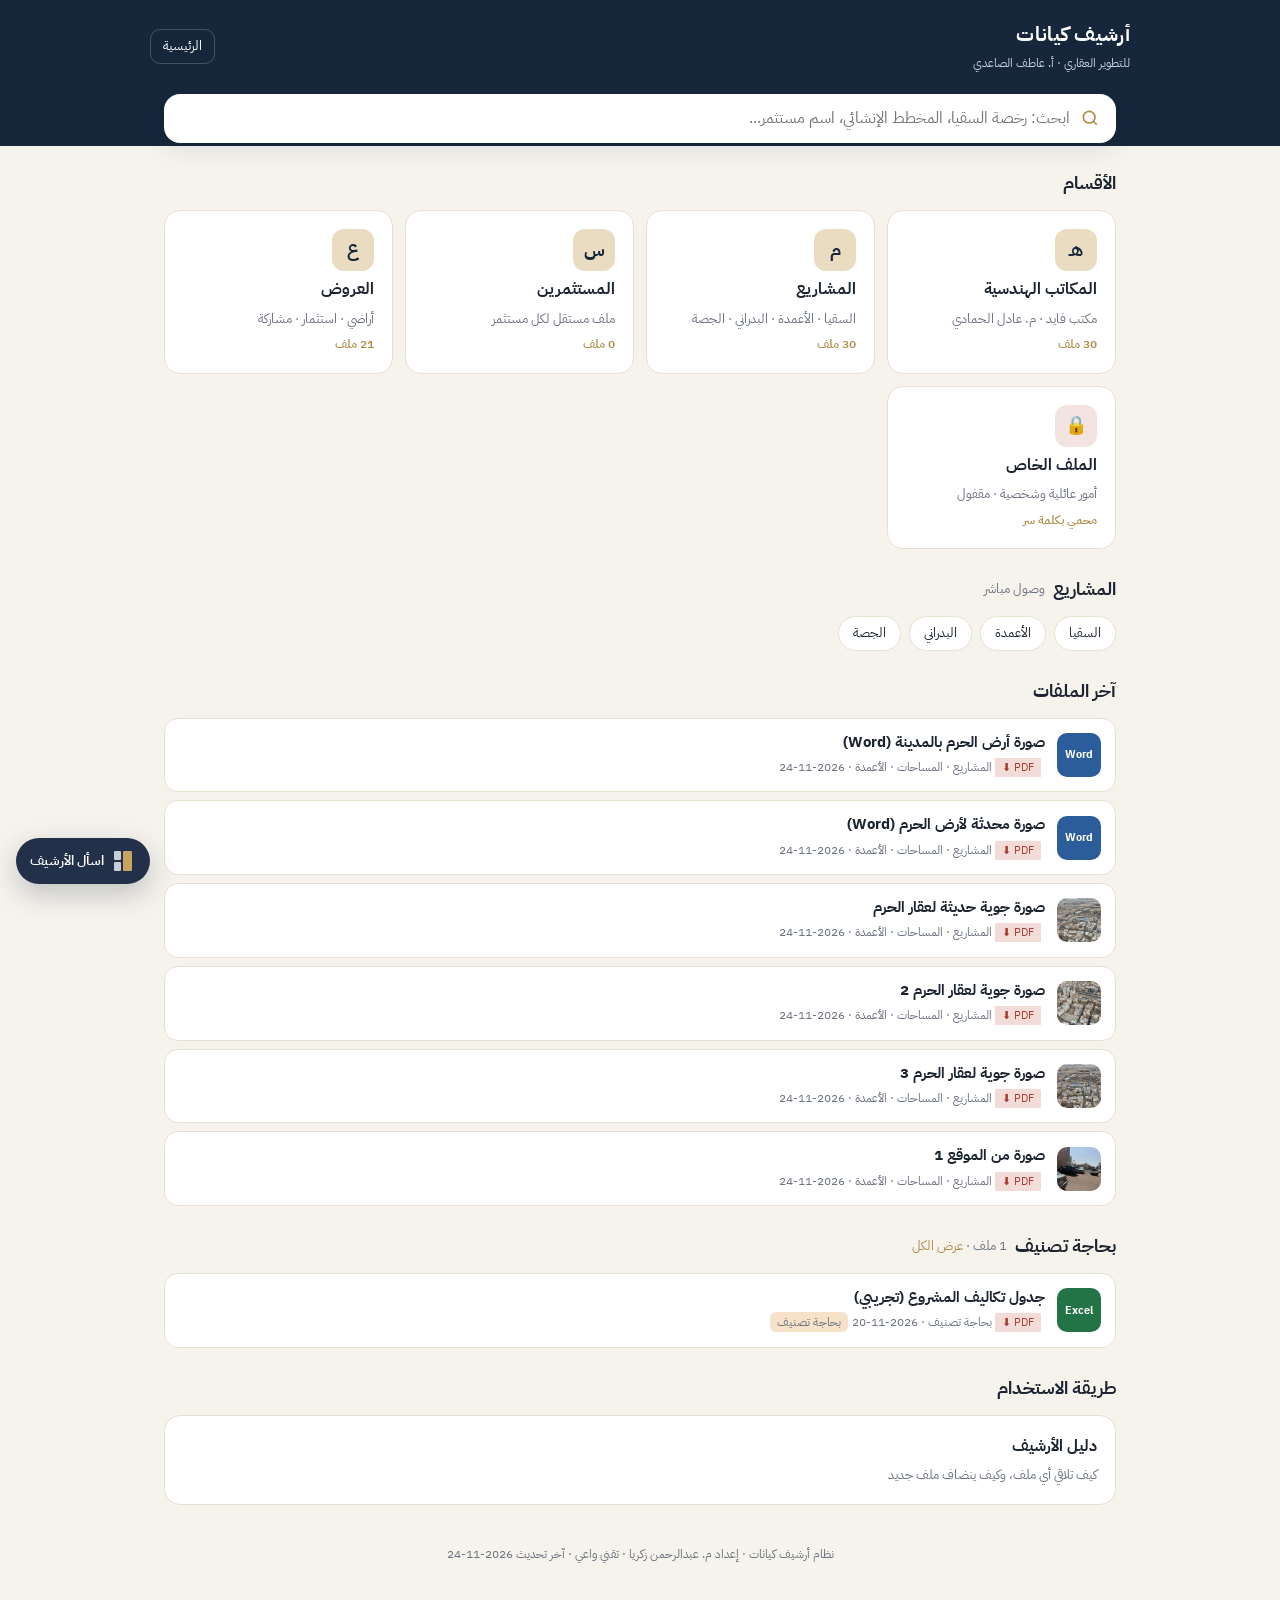
<file: افتح-الأرشيف.html>
<!DOCTYPE html>
<html lang="ar" dir="rtl">
<head>
<meta charset="utf-8">
<meta name="viewport" content="width=device-width,initial-scale=1,viewport-fit=cover">
<title>أرشيف كيانات · أ. عاطف الصاعدي</title>
<link rel="icon" type="image/svg+xml" href="assets/brand/kayanat-mark.svg">
<link rel="preconnect" href="https://fonts.googleapis.com">
<link href="https://fonts.googleapis.com/css2?family=Alexandria:wght@600;700&family=IBM+Plex+Sans+Arabic:wght@400;500;600;700&display=swap" rel="stylesheet">
<style>
:root{--bg:#f6f3ec;--card:#fff;--ink:#1b2430;--mute:#6b7280;--line:#e7e1d4;--navy:#16263b;--gold:#b08d4a;--gold2:#e9dcc0;--red:#b4433a}
*{box-sizing:border-box;margin:0;padding:0}
body{font-family:"IBM Plex Sans Arabic",Tahoma,sans-serif;background:var(--bg);color:var(--ink);line-height:1.6;-webkit-font-smoothing:antialiased}
a{color:inherit;text-decoration:none}
header{background:var(--navy);color:#fff;padding:18px 18px 70px;position:relative}
header .top{display:flex;justify-content:space-between;align-items:center;max-width:980px;margin:auto}
header .brand b{display:block;font-size:20px;letter-spacing:.3px}
header .brand span{font-size:12px;color:#c9d2df}
header .home{font-size:13px;border:1px solid #ffffff33;border-radius:10px;padding:6px 12px}
.wrap{max-width:980px;margin:-52px auto 0;padding:0 14px 60px;position:relative}
.search{background:var(--card);border-radius:16px;box-shadow:0 6px 24px #16263b1a;display:flex;align-items:center;gap:10px;padding:12px 16px}
.search input{border:0;outline:0;font:inherit;font-size:16px;flex:1;background:transparent}
.search svg{flex:none;color:var(--gold)}
h2{font-size:18px;margin:26px 0 12px;display:flex;align-items:center;gap:8px}
h2 small{font-weight:400;color:var(--mute);font-size:13px}
.crumb{font-size:13px;color:var(--mute);margin:18px 0 0}
.crumb a{color:var(--gold);font-weight:600}
.grid{display:grid;grid-template-columns:repeat(auto-fill,minmax(220px,1fr));gap:12px}
.sec{background:var(--card);border:1px solid var(--line);border-radius:16px;padding:18px;display:flex;flex-direction:column;gap:6px;transition:.15s}
.sec:hover{border-color:var(--gold);transform:translateY(-2px)}
.sec .ic{width:42px;height:42px;border-radius:12px;background:var(--gold2);color:var(--navy);display:grid;place-items:center;font-weight:700;font-size:18px}
.sec b{font-size:16px}
.sec span{font-size:13px;color:var(--mute)}
.sec .n{margin-top:auto;font-size:12px;color:var(--gold);font-weight:600}
.sec.lock .ic{background:#f3e3e1;color:var(--red)}
.chips{display:flex;flex-wrap:wrap;gap:8px;margin:4px 0 6px}
.chip{border:1px solid var(--line);background:var(--card);border-radius:999px;padding:6px 14px;font-size:13px;cursor:pointer;font-family:inherit}
.chip.on{background:var(--navy);color:#fff;border-color:var(--navy)}
.list{display:flex;flex-direction:column;gap:8px}
.file{background:var(--card);border:1px solid var(--line);border-radius:14px;padding:12px 14px;display:flex;gap:12px;align-items:center;cursor:pointer}
.file:hover{border-color:var(--gold)}
.file .t{width:44px;height:44px;border-radius:10px;flex:none;display:grid;place-items:center;font-size:11px;font-weight:700;color:#fff;background:var(--navy);overflow:hidden}
.file .t img{width:100%;height:100%;object-fit:cover}
.file .t.pdf{background:#a63d32}.file .t.img{background:#3d7a5e}.file .t.vid{background:#5a4b8a}.file .t.aud{background:#b07a2a}.file .t.doc{background:#2c5d9b}.file .t.xls{background:#227447}
.file .m{flex:1;min-width:0}
.file .m b{display:block;font-size:14.5px;white-space:nowrap;overflow:hidden;text-overflow:ellipsis}
.file .m span{font-size:12px;color:var(--mute)}
.tag{font-size:11px;background:var(--gold2);color:var(--navy);border-radius:6px;padding:1px 7px;margin-inline-start:4px}
.tag.warn{background:#f6e2c9;color:#8a5a12}
.about{background:var(--card);border:1px solid var(--line);border-radius:16px;padding:16px;font-size:14px}
.about dl{display:grid;grid-template-columns:auto 1fr;gap:4px 14px;margin-top:8px}
.about dt{color:var(--mute)}
.empty{color:var(--mute);font-size:14px;padding:18px;text-align:center;border:1px dashed var(--line);border-radius:14px}
.viewer{position:fixed;inset:0;background:#0b1320ee;z-index:20;display:none;flex-direction:column}
.viewer.on{display:flex}
.viewer .bar{display:flex;justify-content:space-between;align-items:center;color:#fff;padding:12px 16px;gap:10px}
.viewer .bar b{font-size:14px;overflow:hidden;text-overflow:ellipsis;white-space:nowrap}
.viewer .bar .acts{display:flex;gap:8px;flex:none}
.viewer .bar a,.viewer .bar button{background:#ffffff1a;color:#fff;border:0;border-radius:10px;padding:7px 12px;font:inherit;font-size:13px;cursor:pointer}
.viewer .body{flex:1;display:grid;place-items:center;padding:0 10px 10px;overflow:auto}
.viewer iframe{width:100%;height:100%;border:0;background:#fff;border-radius:8px}
.viewer img,.viewer video{max-width:100%;max-height:100%;border-radius:8px}
.viewer .meta{color:#c9d2df;font-size:12.5px;padding:0 16px 14px}
.lockbox{background:var(--card);border:1px solid var(--line);border-radius:16px;padding:24px;text-align:center;max-width:360px;margin:20px auto}
.lockbox input{width:100%;border:1px solid var(--line);border-radius:10px;padding:10px;font:inherit;margin:12px 0;text-align:center}
.lockbox button{background:var(--navy);color:#fff;border:0;border-radius:10px;padding:10px 20px;font:inherit;cursor:pointer}
footer{text-align:center;font-size:12px;color:var(--mute);margin-top:40px}
</style>
</head>
<body>
<header><div class="top"><a class="brand" href="#/"><b>أرشيف كيانات</b><span>للتطوير العقاري · أ. عاطف الصاعدي</span></a><a class="home" href="#/">الرئيسية</a></div></header>
<div class="wrap">
  <label class="search"><svg width="20" height="20" viewBox="0 0 24 24" fill="none" stroke="currentColor" stroke-width="2"><circle cx="11" cy="11" r="7"/><path d="m20 20-3.5-3.5"/></svg><input id="q" type="search" placeholder="ابحث: رخصة السقيا، المخطط الإنشائي، اسم مستثمر..."></label>
  <main id="app"></main>
  <footer>نظام أرشيف كيانات · إعداد م. عبدالرحمن زكريا · تقني واعي · آخر تحديث <span id="upd"></span></footer>
</div>
<div class="viewer" id="viewer"><div class="bar"><b id="vt"></b><div class="acts"><a id="vp" target="_blank" style="background:#a63d32">PDF</a><a id="vo" target="_blank">فتح</a><a id="vd" download>تنزيل</a><button onclick="closeV()">إغلاق ✕</button></div></div><div class="body" id="vb"></div><div class="meta" id="vm"></div></div>
<script>
const DATA={"updated": "2026-11-24", "projects": [{"name": "السقيا", "summary": "المالك: أحمد صالح الشثري وشريكه · قطعة رقم 340108020675. فيه: صك الملكية، تثبيت موقع من مكتب فايد، طلب اعتماد العمارة السعودية، محضر اجتماع، وعرض المشروع."}, {"name": "الأعمدة", "summary": "ملفات «أرض الحرم» بالمدينة (وصلت 24/11). فيه: وثيقة تملك 418709001019، إفادة عدم الوقف، المستند التنظيمي، وثيقة أمانة المدينة، المقترح المعماري للمكرم مبارك بن مدخل الصاعدي، صور جوية وصور من الموقع، ومزاد أرض الحرة الشرقية. الموقع على الخريطة: <a href=\"https://maps.app.goo.gl/NkuZXWkVfrdVHr9u9\" target=\"_blank\" style=\"color:var(--gold)\">افتح الموقع</a>"}, {"name": "البدراني", "summary": "لسا ما وصلت ملفات لهذا المشروع."}, {"name": "الجصة", "summary": "فلل بحي الجصة · مخطط م-م-1115. فيه: 8 صكوك ملكية (154.16.x)، المخطط النهائي للفلل، مخطط فيلا 150م² (PDF + أوتوكاد)، خريطة القطع المتاحة، ودراسة جدوى 12 فيلا. لوكيشن الموقع انطلب لمختبر التربة."}], "investors": [], "files": [{"id": "f1", "title": "مخطط فيلا 150م² أرضي وأول", "section": "proj", "sub": "المخطط المعماري", "project": "الجصة", "party": "", "date": "2026-11-20", "source": "150.pdf", "note": "انبعت مع رسالة «فلل الجصة» الساعة 5:24", "status": "مصنّف", "kw": "", "path": "2-المشاريع/الجصة/المخطط-المعماري/الجصة_المخطط-المعماري_مخطط-فيلا-150م²-أرضي-وأول_2026-11-20.pdf"}, {"id": "f2", "title": "الهوية الوطنية 17-12-2025", "section": "priv", "sub": "", "project": "", "party": "", "date": "2026-11-20", "source": "الهوية الوطنية_17-12-2025.pdf", "note": "", "status": "مصنّف تلقائياً", "kw": "", "path": "5-الملف-الخاص/الملف-الخاص_الهوية-الوطنية-17-12-2025_2026-11-20.pdf"}, {"id": "f3", "title": "شهادة ChatGPT", "section": "priv", "sub": "", "project": "", "party": "", "date": "2026-11-20", "source": "ChatGPT-certificate-NMZ6BIUG.pdf", "note": "واتساب 5:15 · شهادة دورة", "status": "مصنّف", "kw": "ChatGPT-certificate-NMZ6BIUG.pdf", "path": "5-الملف-الخاص/الملف-الخاص_شهادة-ChatGPT_2026-11-20.pdf"}, {"id": "f4", "title": "شهادة Jasper AI", "section": "priv", "sub": "", "project": "", "party": "", "date": "2026-11-20", "source": "Jasper AI-certificate-HG5RATF3.pdf", "note": "واتساب 5:15 · شهادة دورة (انبعتت مرتين، محفوظة مرة وحدة)", "status": "مصنّف", "kw": "Jasper AI-certificate-HG5RATF3.pdf", "path": "5-الملف-الخاص/الملف-الخاص_شهادة-Jasper-AI_2026-11-20.pdf"}, {"id": "f5", "title": "شهادة Midjourney", "section": "priv", "sub": "", "project": "", "party": "", "date": "2026-11-20", "source": "Midjourney-certificate-LDERHIL4.pdf", "note": "واتساب 5:15 · شهادة دورة", "status": "مصنّف", "kw": "Midjourney-certificate-LDERHIL4.pdf", "path": "5-الملف-الخاص/الملف-الخاص_شهادة-Midjourney_2026-11-20.pdf"}, {"id": "f6", "title": "شهادة Lovable", "section": "priv", "sub": "", "project": "", "party": "", "date": "2026-11-20", "source": "Lovable-certificate-UKEFGMX3.pdf", "note": "واتساب 5:15 · شهادة دورة", "status": "مصنّف", "kw": "Lovable-certificate-UKEFGMX3.pdf", "path": "5-الملف-الخاص/الملف-الخاص_شهادة-Lovable_2026-11-20.pdf"}, {"id": "f7", "title": "شهادة حضور · مركز أساس التمكين", "section": "priv", "sub": "", "project": "", "party": "", "date": "2026-11-20", "source": "Certificate.pdf", "note": "واتساب 5:16 · شهادة حضور", "status": "مصنّف", "kw": "Certificate.pdf", "path": "5-الملف-الخاص/الملف-الخاص_شهادة-حضور-·-مركز-أساس-التمكين_2026-11-20.pdf"}, {"id": "f8", "title": "شهادة دورة الوساطة العقارية", "section": "priv", "sub": "", "project": "", "party": "", "date": "2026-11-20", "source": "دورة الوساطه العقاريه.pdf", "note": "واتساب 5:19", "status": "مصنّف", "kw": "دورة الوساطه العقاريه.pdf", "path": "5-الملف-الخاص/الملف-الخاص_شهادة-دورة-الوساطة-العقارية_2026-11-20.pdf"}, {"id": "f9", "title": "شهادة دورة التسويق العقاري", "section": "priv", "sub": "", "project": "", "party": "", "date": "2026-11-20", "source": "دورة التسويق العقاري.pdf", "note": "واتساب 5:19", "status": "مصنّف", "kw": "دورة التسويق العقاري.pdf", "path": "5-الملف-الخاص/الملف-الخاص_شهادة-دورة-التسويق-العقاري_2026-11-20.pdf"}, {"id": "f10", "title": "شهادة دورة التسويق العقاري الإلكتروني", "section": "priv", "sub": "", "project": "", "party": "", "date": "2026-11-20", "source": "دورة التسويق العقاري الالكتروني.pdf", "note": "واتساب 5:19", "status": "مصنّف", "kw": "دورة التسويق العقاري الالكتروني.pdf", "path": "5-الملف-الخاص/الملف-الخاص_شهادة-دورة-التسويق-العقاري-الإلكتروني_2026-11-20.pdf"}, {"id": "f11", "title": "عرض مشروع السقيا (صفحة ويب)", "section": "off", "sub": "استثمار", "project": "السقيا", "party": "", "date": "2026-11-20", "source": "عرض-مشروع-السقيا.html", "note": "واتساب 5:15", "status": "مصنّف", "kw": "عرض-مشروع-السقيا.html", "path": "4-العروض/استثمار/السقيا_استثمار_عرض-مشروع-السقيا-(صفحة-ويب)_2026-11-20.html", "pdf": "_نسخ-PDF/4-العروض/استثمار/السقيا_استثمار_عرض-مشروع-السقيا-(صفحة-ويب)_2026-11-20.pdf"}, {"id": "f12", "title": "محضر اجتماع مشروع السقيا", "section": "proj", "sub": "عام", "project": "السقيا", "party": "", "date": "2026-11-20", "source": "محضر_اجتماع_مشروع_السقيا.docx", "note": "واتساب 5:15", "status": "مصنّف", "kw": "محضر_اجتماع_مشروع_السقيا.docx", "path": "2-المشاريع/السقيا/عام/السقيا_عام_محضر-اجتماع-مشروع-السقيا_2026-11-20.docx", "pdf": "_نسخ-PDF/2-المشاريع/السقيا/عام/السقيا_عام_محضر-اجتماع-مشروع-السقيا_2026-11-20.pdf"}, {"id": "f13", "title": "جدول تكاليف المشروع (تجريبي)", "section": "todo", "sub": "", "project": "", "party": "", "date": "2026-11-20", "source": "جدول_تكاليف_المشروع_تجريبي.xlsx", "note": "واتساب 5:15 · سؤال: هذا لأي مشروع؟ ولا نموذج تدريبي؟", "status": "بحاجة تصنيف", "kw": "جدول_تكاليف_المشروع_تجريبي.xlsx", "path": "0-بحاجة-تصنيف/بحاجة-تصنيف_جدول-تكاليف-المشروع-(تجريبي)_2026-11-20.xlsx", "pdf": "_نسخ-PDF/0-بحاجة-تصنيف/بحاجة-تصنيف_جدول-تكاليف-المشروع-(تجريبي)_2026-11-20.pdf"}, {"id": "f14", "title": "دراسة جدوى 12 فيلا · الجصة", "section": "proj", "sub": "الملف المالي", "project": "الجصة", "party": "", "date": "2026-11-20", "source": "دراسة_جدوى_12_فيلا_الجصة.docx", "note": "واتساب 5:15", "status": "مصنّف", "kw": "دراسة_جدوى_12_فيلا_الجصة.docx", "path": "2-المشاريع/الجصة/الملف-المالي/الجصة_الملف-المالي_دراسة-جدوى-12-فيلا-·-الجصة_2026-11-20.docx", "pdf": "_نسخ-PDF/2-المشاريع/الجصة/الملف-المالي/الجصة_الملف-المالي_دراسة-جدوى-12-فيلا-·-الجصة_2026-11-20.pdf"}, {"id": "f15", "title": "قالب خطاب رسمي · كيانات", "section": "off", "sub": "هوية وقوالب", "project": "", "party": "كيانات", "date": "2026-11-20", "source": "قالب-خطاب-رسمي-كيانات.docx", "note": "واتساب 5:15", "status": "مصنّف", "kw": "قالب-خطاب-رسمي-كيانات.docx", "path": "4-العروض/هوية-وقوالب/كيانات_هوية-وقوالب_قالب-خطاب-رسمي-·-كيانات_2026-11-20.docx", "pdf": "_نسخ-PDF/4-العروض/هوية-وقوالب/كيانات_هوية-وقوالب_قالب-خطاب-رسمي-·-كيانات_2026-11-20.pdf"}, {"id": "f16", "title": "ورق رسمي كيانات للطباعة", "section": "off", "sub": "هوية وقوالب", "project": "", "party": "كيانات", "date": "2026-11-20", "source": "ورق-رسمي-كيانات-للطباعة.pdf", "note": "واتساب 5:16", "status": "مصنّف", "kw": "ورق-رسمي-كيانات-للطباعة.pdf", "path": "4-العروض/هوية-وقوالب/كيانات_هوية-وقوالب_ورق-رسمي-كيانات-للطباعة_2026-11-20.pdf"}, {"id": "f17", "title": "نموذج دراسة جدوى (Excel)", "section": "off", "sub": "هوية وقوالب", "project": "", "party": "كيانات", "date": "2026-11-20", "source": "نموذج-دراسة-جدوى-كيانات.xlsx", "note": "واتساب 5:16", "status": "مصنّف", "kw": "نموذج-دراسة-جدوى-كيانات.xlsx", "path": "4-العروض/هوية-وقوالب/كيانات_هوية-وقوالب_نموذج-دراسة-جدوى-(Excel)_2026-11-20.xlsx", "pdf": "_نسخ-PDF/4-العروض/هوية-وقوالب/كيانات_هوية-وقوالب_نموذج-دراسة-جدوى-(Excel)_2026-11-20.pdf"}, {"id": "f18", "title": "قالب دراسة جدوى · 8 صفحات", "section": "off", "sub": "هوية وقوالب", "project": "", "party": "كيانات", "date": "2026-11-20", "source": "قالب-دراسة-جدوى-كيانات.pdf", "note": "واتساب 5:16", "status": "مصنّف", "kw": "قالب-دراسة-جدوى-كيانات.pdf", "path": "4-العروض/هوية-وقوالب/كيانات_هوية-وقوالب_قالب-دراسة-جدوى-·-8-صفحات_2026-11-20.pdf"}, {"id": "f19", "title": "الهوية البصرية وشعارات كيانات", "section": "off", "sub": "هوية وقوالب", "project": "", "party": "كيانات", "date": "2026-11-20", "source": "kayanat-identity.pdf", "note": "واتساب 5:17 · «شعارات كيانات»", "status": "مصنّف", "kw": "kayanat-identity.pdf", "path": "4-العروض/هوية-وقوالب/كيانات_هوية-وقوالب_الهوية-البصرية-وشعارات-كيانات_2026-11-20.pdf"}, {"id": "f20", "title": "الملف التعريفي المهني · عاطف الصاعدي", "section": "off", "sub": "هوية وقوالب", "project": "", "party": "كيانات", "date": "2026-11-20", "source": "الملف-التعريفي-المهني-عاطف-الصاعدي.pdf", "note": "واتساب 5:17", "status": "مصنّف", "kw": "الملف-التعريفي-المهني-عاطف-الصاعدي.pdf", "path": "4-العروض/هوية-وقوالب/كيانات_هوية-وقوالب_الملف-التعريفي-المهني-·-عاطف-الصاعدي_2026-11-20.pdf"}, {"id": "f21", "title": "عقد وساطة تسويق وبيع مع مالك العقار", "section": "off", "sub": "مشاركة", "project": "", "party": "", "date": "2026-11-20", "source": "UNP-file_261002_190608.pdf", "note": "واتساب 5:16 · عقد منصة الوساطة العقارية", "status": "مصنّف", "kw": "UNP-file_261002_190608.pdf", "path": "4-العروض/مشاركة/العروض_مشاركة_عقد-وساطة-تسويق-وبيع-مع-مالك-العقار_2026-11-20.pdf"}, {"id": "f22", "title": "مذكرة تفاهم وشراكة استراتيجية · كيانات × موف لاير استيت", "section": "off", "sub": "مشاركة", "project": "", "party": "موف لاير استيت", "date": "2026-11-20", "source": "مذكرة تفاهم .pdf", "note": "واتساب 5:19 · «هذي الشراكه اللي وقعتها»", "status": "مصنّف", "kw": "مذكرة تفاهم .pdf", "path": "4-العروض/مشاركة/موف-لاير-استيت_مشاركة_مذكرة-تفاهم-وشراكة-استراتيجية-·-كيانات-×-موف-لاير-استيت_2026-11-20.pdf"}, {"id": "f23", "title": "شهادة السجل التجاري · كيانات (صورة)", "section": "eng", "sub": "الرخص والاعتمادات", "project": "", "party": "كيانات", "date": "2026-11-20", "source": "WhatsApp Image 2026-11-20 at 5.16.04 PM.jpeg", "note": "واتساب 5:16", "status": "مصنّف", "kw": "WhatsApp Image 2026-11-20 at 5.16.04 PM.jpeg", "path": "1-المكاتب-الهندسية/الرخص-والاعتمادات/كيانات_الرخص-والاعتمادات_شهادة-السجل-التجاري-·-كيانات-(صورة)_2026-11-20.jpeg", "pdf": "_نسخ-PDF/1-المكاتب-الهندسية/الرخص-والاعتمادات/كيانات_الرخص-والاعتمادات_شهادة-السجل-التجاري-·-كيانات-(صورة)_2026-11-20.pdf"}, {"id": "f24", "title": "رخصة فال (الوساطة العقارية)", "section": "eng", "sub": "الرخص والاعتمادات", "project": "", "party": "كيانات", "date": "2026-11-20", "source": "رخصة فال.pdf", "note": "واتساب 5:19", "status": "مصنّف", "kw": "رخصة فال.pdf", "path": "1-المكاتب-الهندسية/الرخص-والاعتمادات/كيانات_الرخص-والاعتمادات_رخصة-فال-(الوساطة-العقارية)_2026-11-20.pdf"}, {"id": "f25", "title": "زيارة شركاء · كيانات وموف العقارية", "section": "off", "sub": "مشاركة", "project": "", "party": "موف لاير استيت", "date": "2026-11-20", "source": "WhatsApp Image 2026-11-20 at 5.17.38 PM.jpeg", "note": "واتساب 5:17", "status": "مصنّف", "kw": "WhatsApp Image 2026-11-20 at 5.17.38 PM.jpeg", "path": "4-العروض/مشاركة/موف-لاير-استيت_مشاركة_زيارة-شركاء-·-كيانات-وموف-العقارية_2026-11-20.jpeg", "pdf": "_نسخ-PDF/4-العروض/مشاركة/موف-لاير-استيت_مشاركة_زيارة-شركاء-·-كيانات-وموف-العقارية_2026-11-20.pdf"}, {"id": "f26", "title": "توقيع عقد التسويق · صورة 1", "section": "off", "sub": "مشاركة", "project": "", "party": "شركة التسويق", "date": "2026-11-20", "source": "WhatsApp Image 2026-11-20 at 5.19.37 PM.jpeg", "note": "واتساب 5:19 · «وقعت عقد تسويق مع افضل شركة تسويق بالمدينه»", "status": "مصنّف", "kw": "WhatsApp Image 2026-11-20 at 5.19.37 PM.jpeg", "path": "4-العروض/مشاركة/شركة-التسويق_مشاركة_توقيع-عقد-التسويق-·-صورة-1_2026-11-20.jpeg", "pdf": "_نسخ-PDF/4-العروض/مشاركة/شركة-التسويق_مشاركة_توقيع-عقد-التسويق-·-صورة-1_2026-11-20.pdf"}, {"id": "f27", "title": "توقيع عقد التسويق · فيديو", "section": "off", "sub": "مشاركة", "project": "", "party": "شركة التسويق", "date": "2026-11-20", "source": "WhatsApp Video 2026-11-20 at 5.19.41 PM.mp4", "note": "واتساب 5:19", "status": "مصنّف", "kw": "WhatsApp Video 2026-11-20 at 5.19.41 PM.mp4", "path": "4-العروض/مشاركة/شركة-التسويق_مشاركة_توقيع-عقد-التسويق-·-فيديو_2026-11-20.mp4"}, {"id": "f28", "title": "توقيع عقد التسويق · صورة 2", "section": "off", "sub": "مشاركة", "project": "", "party": "شركة التسويق", "date": "2026-11-20", "source": "WhatsApp Image 2026-11-20 at 5.19.43 PM.jpeg", "note": "واتساب 5:19", "status": "مصنّف", "kw": "WhatsApp Image 2026-11-20 at 5.19.43 PM.jpeg", "path": "4-العروض/مشاركة/شركة-التسويق_مشاركة_توقيع-عقد-التسويق-·-صورة-2_2026-11-20.jpeg", "pdf": "_نسخ-PDF/4-العروض/مشاركة/شركة-التسويق_مشاركة_توقيع-عقد-التسويق-·-صورة-2_2026-11-20.pdf"}, {"id": "f29", "title": "توقيع عقد التسويق · صورة 3", "section": "off", "sub": "مشاركة", "project": "", "party": "شركة التسويق", "date": "2026-11-20", "source": "WhatsApp Image 2026-11-20 at 5.19.43 PM_2.jpeg", "note": "واتساب 5:19", "status": "مصنّف", "kw": "WhatsApp Image 2026-11-20 at 5.19.43 PM_2.jpeg", "path": "4-العروض/مشاركة/شركة-التسويق_مشاركة_توقيع-عقد-التسويق-·-صورة-3_2026-11-20.jpeg", "pdf": "_نسخ-PDF/4-العروض/مشاركة/شركة-التسويق_مشاركة_توقيع-عقد-التسويق-·-صورة-3_2026-11-20.pdf"}, {"id": "f30", "title": "توقيع عقد التسويق · صورة 4", "section": "off", "sub": "مشاركة", "project": "", "party": "شركة التسويق", "date": "2026-11-20", "source": "WhatsApp Image 2026-11-20 at 5.19.44 PM.jpeg", "note": "واتساب 5:19", "status": "مصنّف", "kw": "WhatsApp Image 2026-11-20 at 5.19.44 PM.jpeg", "path": "4-العروض/مشاركة/شركة-التسويق_مشاركة_توقيع-عقد-التسويق-·-صورة-4_2026-11-20.jpeg", "pdf": "_نسخ-PDF/4-العروض/مشاركة/شركة-التسويق_مشاركة_توقيع-عقد-التسويق-·-صورة-4_2026-11-20.pdf"}, {"id": "f31", "title": "توقيع عقد التسويق · صورة 5", "section": "off", "sub": "مشاركة", "project": "", "party": "شركة التسويق", "date": "2026-11-20", "source": "WhatsApp Image 2026-11-20 at 5.19.44 PM_2.jpeg", "note": "واتساب 5:19", "status": "مصنّف", "kw": "WhatsApp Image 2026-11-20 at 5.19.44 PM_2.jpeg", "path": "4-العروض/مشاركة/شركة-التسويق_مشاركة_توقيع-عقد-التسويق-·-صورة-5_2026-11-20.jpeg", "pdf": "_نسخ-PDF/4-العروض/مشاركة/شركة-التسويق_مشاركة_توقيع-عقد-التسويق-·-صورة-5_2026-11-20.pdf"}, {"id": "f32", "title": "توقيع عقد التسويق · صورة 6", "section": "off", "sub": "مشاركة", "project": "", "party": "شركة التسويق", "date": "2026-11-20", "source": "WhatsApp Image 2026-11-20 at 5.19.44 PM_3.jpeg", "note": "واتساب 5:19", "status": "مصنّف", "kw": "WhatsApp Image 2026-11-20 at 5.19.44 PM_3.jpeg", "path": "4-العروض/مشاركة/شركة-التسويق_مشاركة_توقيع-عقد-التسويق-·-صورة-6_2026-11-20.jpeg", "pdf": "_نسخ-PDF/4-العروض/مشاركة/شركة-التسويق_مشاركة_توقيع-عقد-التسويق-·-صورة-6_2026-11-20.pdf"}, {"id": "f33", "title": "صورة اجتماع", "section": "off", "sub": "مشاركة", "project": "", "party": "", "date": "2026-11-20", "source": "WhatsApp Image 2026-11-20 at 5.19.48 PM.jpeg", "note": "واتساب 5:19 · يحتاج تأكيد: أي اجتماع؟", "status": "يحتاج تأكيد", "kw": "WhatsApp Image 2026-11-20 at 5.19.48 PM.jpeg", "path": "4-العروض/مشاركة/العروض_مشاركة_صورة-اجتماع_2026-11-20.jpeg", "pdf": "_نسخ-PDF/4-العروض/مشاركة/العروض_مشاركة_صورة-اجتماع_2026-11-20.pdf"}, {"id": "f34", "title": "صورة اجتماع", "section": "off", "sub": "مشاركة", "project": "", "party": "", "date": "2026-11-20", "source": "WhatsApp Image 2026-11-20 at 5.19.58 PM.jpeg", "note": "واتساب 5:19 · يحتاج تأكيد: أي اجتماع؟", "status": "يحتاج تأكيد", "kw": "WhatsApp Image 2026-11-20 at 5.19.58 PM.jpeg", "path": "4-العروض/مشاركة/العروض_مشاركة_صورة-اجتماع_2026-11-20_v2.jpeg", "pdf": "_نسخ-PDF/4-العروض/مشاركة/العروض_مشاركة_صورة-اجتماع_2026-11-20_v2.pdf"}, {"id": "f35", "title": "طلب اعتماد العمارة السعودية · المالك أحمد صالح الشثري وشريكه", "section": "proj", "sub": "الرخص والاعتمادات", "project": "السقيا", "party": "مكتب فايد", "date": "2026-11-20", "source": "�ﺍﺣﻤﺪ ﺻﺎﻟﺢ ﻋﺒﺪﺍﻟﺮﺣﻤﻦ ﺍﻟﺸﺜﺮي وشريكه (1).pdf", "note": "واتساب 5:22 · بعد رسالة «السقيا»", "status": "مصنّف", "kw": "�ﺍﺣﻤﺪ ﺻﺎﻟﺢ ﻋﺒﺪﺍﻟﺮﺣﻤﻦ ﺍﻟﺸﺜﺮي وشريكه (1).pdf", "path": "2-المشاريع/السقيا/الرخص-والاعتمادات/السقيا_الرخص-والاعتمادات_طلب-اعتماد-العمارة-السعودية-·-المالك-أحمد-صالح-الشثري-وشريكه_2026-11-20.pdf"}, {"id": "f36", "title": "تثبيت موقع · مكتب فايد · قطعة 340108020675", "section": "proj", "sub": "المساحات", "project": "السقيا", "party": "مكتب فايد", "date": "2026-11-20", "source": "20261116123437.pdf", "note": "واتساب 5:22 · بعد رسالة «السقيا»", "status": "مصنّف", "kw": "20261116123437.pdf", "path": "2-المشاريع/السقيا/المساحات/السقيا_المساحات_تثبيت-موقع-·-مكتب-فايد-·-قطعة-340108020675_2026-11-20.pdf"}, {"id": "f37", "title": "صك ملكية السقيا · 340108020675", "section": "proj", "sub": "الحقوق الخاصة", "project": "السقيا", "party": "", "date": "2026-11-20", "source": "صك السقيا.pdf", "note": "واتساب 5:23", "status": "مصنّف", "kw": "صك السقيا.pdf", "path": "2-المشاريع/السقيا/الحقوق-الخاصة/السقيا_الحقوق-الخاصة_صك-ملكية-السقيا-·-340108020675_2026-11-20.pdf"}, {"id": "f38", "title": "صك ملكية · قطعة 154.16.1", "section": "proj", "sub": "الحقوق الخاصة", "project": "الجصة", "party": "", "date": "2026-11-20", "source": "صك154.16.1.pdf", "note": "واتساب 5:24 · مخطط م-م-1115 حي الجصة", "status": "مصنّف", "kw": "صك154.16.1.pdf", "path": "2-المشاريع/الجصة/الحقوق-الخاصة/الجصة_الحقوق-الخاصة_صك-ملكية-·-قطعة-154.16.1_2026-11-20.pdf"}, {"id": "f39", "title": "صك ملكية · قطعة 154.16.2", "section": "proj", "sub": "الحقوق الخاصة", "project": "الجصة", "party": "", "date": "2026-11-20", "source": "صك154.16.2.pdf", "note": "واتساب 5:24", "status": "مصنّف", "kw": "صك154.16.2.pdf", "path": "2-المشاريع/الجصة/الحقوق-الخاصة/الجصة_الحقوق-الخاصة_صك-ملكية-·-قطعة-154.16.2_2026-11-20.pdf"}, {"id": "f40", "title": "صك ملكية · قطعة 154.16.3", "section": "proj", "sub": "الحقوق الخاصة", "project": "الجصة", "party": "", "date": "2026-11-20", "source": "صك154.16.3.pdf", "note": "واتساب 5:24", "status": "مصنّف", "kw": "صك154.16.3.pdf", "path": "2-المشاريع/الجصة/الحقوق-الخاصة/الجصة_الحقوق-الخاصة_صك-ملكية-·-قطعة-154.16.3_2026-11-20.pdf"}, {"id": "f41", "title": "صك ملكية · قطعة 154.16.4", "section": "proj", "sub": "الحقوق الخاصة", "project": "الجصة", "party": "", "date": "2026-11-20", "source": "صك154.16.4.pdf", "note": "واتساب 5:24", "status": "مصنّف", "kw": "صك154.16.4.pdf", "path": "2-المشاريع/الجصة/الحقوق-الخاصة/الجصة_الحقوق-الخاصة_صك-ملكية-·-قطعة-154.16.4_2026-11-20.pdf"}, {"id": "f42", "title": "صك ملكية · قطعة 154.16.17", "section": "proj", "sub": "الحقوق الخاصة", "project": "الجصة", "party": "", "date": "2026-11-20", "source": "صك154.16.17.pdf", "note": "واتساب 5:24", "status": "مصنّف", "kw": "صك154.16.17.pdf", "path": "2-المشاريع/الجصة/الحقوق-الخاصة/الجصة_الحقوق-الخاصة_صك-ملكية-·-قطعة-154.16.17_2026-11-20.pdf"}, {"id": "f43", "title": "صك ملكية · قطعة 154.16.18", "section": "proj", "sub": "الحقوق الخاصة", "project": "الجصة", "party": "", "date": "2026-11-20", "source": "صك154.16.18.pdf", "note": "واتساب 5:24", "status": "مصنّف", "kw": "صك154.16.18.pdf", "path": "2-المشاريع/الجصة/الحقوق-الخاصة/الجصة_الحقوق-الخاصة_صك-ملكية-·-قطعة-154.16.18_2026-11-20.pdf"}, {"id": "f44", "title": "صك ملكية · قطعة 154.16.19", "section": "proj", "sub": "الحقوق الخاصة", "project": "الجصة", "party": "", "date": "2026-11-20", "source": "صك154.16.19.pdf", "note": "واتساب 5:24", "status": "مصنّف", "kw": "صك154.16.19.pdf", "path": "2-المشاريع/الجصة/الحقوق-الخاصة/الجصة_الحقوق-الخاصة_صك-ملكية-·-قطعة-154.16.19_2026-11-20.pdf"}, {"id": "f45", "title": "صك ملكية · قطعة 154.16.20", "section": "proj", "sub": "الحقوق الخاصة", "project": "الجصة", "party": "", "date": "2026-11-20", "source": "صك154.16.20.pdf", "note": "واتساب 5:24", "status": "مصنّف", "kw": "صك154.16.20.pdf", "path": "2-المشاريع/الجصة/الحقوق-الخاصة/الجصة_الحقوق-الخاصة_صك-ملكية-·-قطعة-154.16.20_2026-11-20.pdf"}, {"id": "f46", "title": "المخطط النهائي للفلل", "section": "proj", "sub": "المخطط المعماري", "project": "الجصة", "party": "", "date": "2026-11-20", "source": "النهائي الفلل.pdf", "note": "واتساب 5:25 · «فلل الجصه»", "status": "مصنّف", "kw": "النهائي الفلل.pdf", "path": "2-المشاريع/الجصة/المخطط-المعماري/الجصة_المخطط-المعماري_المخطط-النهائي-للفلل_2026-11-20.pdf"}, {"id": "f47", "title": "مخطط فيلا 150م² · ملف أوتوكاد DWG", "section": "proj", "sub": "المخطط المعماري", "project": "الجصة", "party": "", "date": "2026-11-20", "source": "150م2 اتوكاد.dwg", "note": "واتساب 5:24 · يفتح ببرنامج AutoCAD", "status": "مصنّف", "kw": "150م2 اتوكاد.dwg", "path": "2-المشاريع/الجصة/المخطط-المعماري/الجصة_المخطط-المعماري_مخطط-فيلا-150م²-·-ملف-أوتوكاد-DWG_2026-11-20.dwg"}, {"id": "f48", "title": "مخطط القطع المتاحة · الجصة", "section": "proj", "sub": "المساحات", "project": "الجصة", "party": "", "date": "2026-11-20", "source": "WhatsApp Image 2026-11-20 at 5.24.28 PM.jpeg", "note": "واتساب 5:24 · القطع المحددة بالأخضر والأحمر", "status": "مصنّف", "kw": "WhatsApp Image 2026-11-20 at 5.24.28 PM.jpeg", "path": "2-المشاريع/الجصة/المساحات/الجصة_المساحات_مخطط-القطع-المتاحة-·-الجصة_2026-11-20.jpeg", "pdf": "_نسخ-PDF/2-المشاريع/الجصة/المساحات/الجصة_المساحات_مخطط-القطع-المتاحة-·-الجصة_2026-11-20.pdf"}, {"id": "f49", "title": "مقابلة فيديو · موف العقارية", "section": "off", "sub": "مشاركة", "project": "", "party": "موف لاير استيت", "date": "2026-11-20", "source": "IMG_1073.MOV", "note": "واتساب 5:17 · فيديو 46 ثانية", "status": "مصنّف", "kw": "IMG_1073.MOV", "path": "4-العروض/مشاركة/موف-لاير-استيت_مشاركة_مقابلة-فيديو-·-موف-العقارية_2026-11-20.mov"}, {"id": "f50", "title": "صورة أرض الحرم بالمدينة (Word)", "section": "proj", "sub": "المساحات", "project": "الأعمدة", "party": "", "date": "2026-11-24", "source": "صورة ارض الحرم بالمدينة.docx", "note": "واتساب واتساب 24/11 · 5:22 · «هذي ملف الاعمده»", "status": "مصنّف", "kw": "صورة ارض الحرم بالمدينة.docx", "path": "2-المشاريع/الأعمدة/المساحات/الأعمدة_المساحات_صورة-أرض-الحرم-بالمدينة-(Word)_2026-11-24.docx", "pdf": "_نسخ-PDF/2-المشاريع/الأعمدة/المساحات/الأعمدة_المساحات_صورة-أرض-الحرم-بالمدينة-(Word)_2026-11-24.pdf"}, {"id": "f51", "title": "صورة محدثة لأرض الحرم (Word)", "section": "proj", "sub": "المساحات", "project": "الأعمدة", "party": "", "date": "2026-11-24", "source": "صورة محدثة لارض الحرم بالمدينة.docx", "note": "واتساب واتساب 24/11 · 5:22", "status": "مصنّف", "kw": "صورة محدثة لارض الحرم بالمدينة.docx", "path": "2-المشاريع/الأعمدة/المساحات/الأعمدة_المساحات_صورة-محدثة-لأرض-الحرم-(Word)_2026-11-24.docx", "pdf": "_نسخ-PDF/2-المشاريع/الأعمدة/المساحات/الأعمدة_المساحات_صورة-محدثة-لأرض-الحرم-(Word)_2026-11-24.pdf"}, {"id": "f52", "title": "صورة جوية حديثة لعقار الحرم", "section": "proj", "sub": "المساحات", "project": "الأعمدة", "party": "", "date": "2026-11-24", "source": "صورة حديثة لعقار الحرم .JPG.jpeg", "note": "واتساب واتساب 24/11 · 5:22", "status": "مصنّف", "kw": "صورة حديثة لعقار الحرم .JPG.jpeg", "path": "2-المشاريع/الأعمدة/المساحات/الأعمدة_المساحات_صورة-جوية-حديثة-لعقار-الحرم_2026-11-24.jpeg", "pdf": "_نسخ-PDF/2-المشاريع/الأعمدة/المساحات/الأعمدة_المساحات_صورة-جوية-حديثة-لعقار-الحرم_2026-11-24.pdf"}, {"id": "f53", "title": "صورة جوية لعقار الحرم 2", "section": "proj", "sub": "المساحات", "project": "الأعمدة", "party": "", "date": "2026-11-24", "source": "صورة من عقار الحرم 2.JPG.jpeg", "note": "واتساب واتساب 24/11 · 5:22", "status": "مصنّف", "kw": "صورة من عقار الحرم 2.JPG.jpeg", "path": "2-المشاريع/الأعمدة/المساحات/الأعمدة_المساحات_صورة-جوية-لعقار-الحرم-2_2026-11-24.jpeg", "pdf": "_نسخ-PDF/2-المشاريع/الأعمدة/المساحات/الأعمدة_المساحات_صورة-جوية-لعقار-الحرم-2_2026-11-24.pdf"}, {"id": "f54", "title": "صورة جوية لعقار الحرم 3", "section": "proj", "sub": "المساحات", "project": "الأعمدة", "party": "", "date": "2026-11-24", "source": "صورة من عقار الحرم 3.JPG.jpeg", "note": "واتساب واتساب 24/11 · 5:22", "status": "مصنّف", "kw": "صورة من عقار الحرم 3.JPG.jpeg", "path": "2-المشاريع/الأعمدة/المساحات/الأعمدة_المساحات_صورة-جوية-لعقار-الحرم-3_2026-11-24.jpeg", "pdf": "_نسخ-PDF/2-المشاريع/الأعمدة/المساحات/الأعمدة_المساحات_صورة-جوية-لعقار-الحرم-3_2026-11-24.pdf"}, {"id": "f55", "title": "صورة من الموقع 1", "section": "proj", "sub": "المساحات", "project": "الأعمدة", "party": "", "date": "2026-11-24", "source": "WhatsApp Image 2026-11-24 at 5.22.47 PM.jpeg", "note": "واتساب واتساب 24/11 · 5:22", "status": "مصنّف", "kw": "WhatsApp Image 2026-11-24 at 5.22.47 PM.jpeg", "path": "2-المشاريع/الأعمدة/المساحات/الأعمدة_المساحات_صورة-من-الموقع-1_2026-11-24.jpeg", "pdf": "_نسخ-PDF/2-المشاريع/الأعمدة/المساحات/الأعمدة_المساحات_صورة-من-الموقع-1_2026-11-24.pdf"}, {"id": "f56", "title": "صورة من الموقع 2", "section": "proj", "sub": "المساحات", "project": "الأعمدة", "party": "", "date": "2026-11-24", "source": "WhatsApp Image 2026-11-24 at 5.22.47 PM_2.jpeg", "note": "واتساب واتساب 24/11 · 5:22", "status": "مصنّف", "kw": "WhatsApp Image 2026-11-24 at 5.22.47 PM_2.jpeg", "path": "2-المشاريع/الأعمدة/المساحات/الأعمدة_المساحات_صورة-من-الموقع-2_2026-11-24.jpeg", "pdf": "_نسخ-PDF/2-المشاريع/الأعمدة/المساحات/الأعمدة_المساحات_صورة-من-الموقع-2_2026-11-24.pdf"}, {"id": "f57", "title": "إفادة أن أرض الحرم غير موقوفة · 2024-02-07", "section": "proj", "sub": "الحقوق الخاصة", "project": "الأعمدة", "party": "", "date": "2026-11-24", "source": "ارض الحرم غير موقوفة2024-02-07.docx", "note": "واتساب واتساب 24/11 · 5:22", "status": "مصنّف", "kw": "ارض الحرم غير موقوفة2024-02-07.docx", "path": "2-المشاريع/الأعمدة/الحقوق-الخاصة/الأعمدة_الحقوق-الخاصة_إفادة-أن-أرض-الحرم-غير-موقوفة-·-2024-02-07_2026-11-24.docx", "pdf": "_نسخ-PDF/2-المشاريع/الأعمدة/الحقوق-الخاصة/الأعمدة_الحقوق-الخاصة_إفادة-أن-أرض-الحرم-غير-موقوفة-·-2024-02-07_2026-11-24.pdf"}, {"id": "f58", "title": "وثيقة تملك عقار · 418709001019", "section": "proj", "sub": "الحقوق الخاصة", "project": "الأعمدة", "party": "", "date": "2026-11-24", "source": "DOC-20250312-WA0014..pdf", "note": "واتساب واتساب 24/11 · 5:22 · تاريخ الوثيقة 1445/8/3", "status": "مصنّف", "kw": "DOC-20250312-WA0014..pdf", "path": "2-المشاريع/الأعمدة/الحقوق-الخاصة/الأعمدة_الحقوق-الخاصة_وثيقة-تملك-عقار-·-418709001019_2026-11-24.pdf"}, {"id": "f59", "title": "المستند التنظيمي · طلب 48-09-0482", "section": "proj", "sub": "الرخص والاعتمادات", "project": "الأعمدة", "party": "", "date": "2026-11-24", "source": "المستند التنظيمي.pdf", "note": "واتساب واتساب 24/11 · 5:22 · تاريخ الطلب 2026-10-22", "status": "مصنّف", "kw": "المستند التنظيمي.pdf", "path": "2-المشاريع/الأعمدة/الرخص-والاعتمادات/الأعمدة_الرخص-والاعتمادات_المستند-التنظيمي-·-طلب-48-09-0482_2026-11-24.pdf"}, {"id": "f60", "title": "وثيقة أمانة المدينة المنورة · قطاع الشرق · 480526704255", "section": "proj", "sub": "الرخص والاعتمادات", "project": "الأعمدة", "party": "", "date": "2026-11-24", "source": "E8D7550FCEAD4266A972E20E9E654D2E.pdf", "note": "واتساب واتساب 24/11 · 5:22", "status": "مصنّف", "kw": "E8D7550FCEAD4266A972E20E9E654D2E.pdf", "path": "2-المشاريع/الأعمدة/الرخص-والاعتمادات/الأعمدة_الرخص-والاعتمادات_وثيقة-أمانة-المدينة-المنورة-·-قطاع-الشرق-·-480526704255_2026-11-24.pdf"}, {"id": "f61", "title": "المقترح المعماري · المكرم مبارك بن مدخل الصاعدي", "section": "proj", "sub": "المخطط المعماري", "project": "الأعمدة", "party": "", "date": "2026-11-24", "source": "مقترح المكرم - مبارك بن مدخل الصاعدي.pdf", "note": "واتساب واتساب 24/11 · 5:22 · 4 صفحات", "status": "مصنّف", "kw": "مقترح المكرم - مبارك بن مدخل الصاعدي.pdf", "path": "2-المشاريع/الأعمدة/المخطط-المعماري/الأعمدة_المخطط-المعماري_المقترح-المعماري-·-المكرم-مبارك-بن-مدخل-الصاعدي_2026-11-24.pdf"}, {"id": "f62", "title": "مزاد جوار المدينة · أرض سكنية 233.18م² · الحرة الشرقية", "section": "off", "sub": "أراضي", "project": "الأعمدة", "party": "", "date": "2026-11-24", "source": "00مزاد جوار المدينة- ارض الحرم233.pdf", "note": "واتساب واتساب 24/11 · 5:22 · مبلغ المشاركة 50,000 ريال", "status": "مصنّف", "kw": "00مزاد جوار المدينة- ارض الحرم233.pdf", "path": "4-العروض/أراضي/الأعمدة_أراضي_مزاد-جوار-المدينة-·-أرض-سكنية-233.18م²-·-الحرة-الشرقية_2026-11-24.pdf"}, {"id": "f63", "title": "رسالة صوتية معاد توجيهها (0:48)", "section": "proj", "sub": "عام", "project": "الأعمدة", "party": "", "date": "2026-11-24", "source": "رسالة-صوتية-معاد-توجيهها-0.48.ogg", "note": "واتساب واتساب 24/11 · 5:22", "status": "مصنّف", "kw": "رسالة-صوتية-معاد-توجيهها-0.48.ogg", "path": "2-المشاريع/الأعمدة/عام/الأعمدة_عام_رسالة-صوتية-معاد-توجيهها-(0-48)_2026-11-24.ogg"}, {"id": "f64", "title": "الهوية الوطنية · مبارك بن مدخل الصاعدي", "section": "priv", "sub": "", "project": "", "party": "", "date": "2026-11-24", "source": "WhatsApp Image 2026-11-24 at 5.22.46 PM.jpeg", "note": "واتساب واتساب 24/11 · 5:22", "status": "مصنّف", "kw": "WhatsApp Image 2026-11-24 at 5.22.46 PM.jpeg", "path": "5-الملف-الخاص/الملف-الخاص_الهوية-الوطنية-·-مبارك-بن-مدخل-الصاعدي_2026-11-24.jpeg", "pdf": "_نسخ-PDF/5-الملف-الخاص/الملف-الخاص_الهوية-الوطنية-·-مبارك-بن-مدخل-الصاعدي_2026-11-24.pdf"}]};
const PRIV_HASH="a5994f1d21df842a7dc3a3e3326f5a4032a6abe535f1c9ddd8ed4a142670b2ff";
const $=s=>document.querySelector(s);
document.getElementById('upd').textContent=DATA.updated;
const SECTIONS=[
 {id:'eng',name:'المكاتب الهندسية',desc:'مكتب فايد · م. عادل الحمادي',ic:'هـ'},
 {id:'proj',name:'المشاريع',desc:'السقيا · الأعمدة · البدراني · الجصة',ic:'م'},
 {id:'inv',name:'المستثمرين',desc:'ملف مستقل لكل مستثمر',ic:'س'},
 {id:'off',name:'العروض',desc:'أراضي · استثمار · مشاركة',ic:'ع'},
 {id:'priv',name:'الملف الخاص',desc:'أمور عائلية وشخصية · مقفول',ic:'🔒',lock:true},
];
let unlocked=sessionStorageGet('kp')==='1';
function sessionStorageGet(k){try{return sessionStorage.getItem(k)}catch(e){return null}}
function sessionStorageSet(k,v){try{sessionStorage.setItem(k,v)}catch(e){}}
const pub=()=>DATA.files.filter(f=>f.section!=='priv');
const norm=s=>(s||'').toLowerCase().replace(/[أإآا]/g,'ا').replace(/ة/g,'ه').replace(/ى/g,'ي').replace(/[ًٌٍَُِّْـ]/g,'');
const typeOf=f=>{const e=(f.path||'').split('.').pop().toLowerCase();if(e==='pdf')return['pdf','PDF'];if(['jpg','jpeg','png','webp','heic','gif'].includes(e))return['img','صورة'];if(['mp4','mov','webm','3gp'].includes(e))return['vid','فيديو'];if(['mp3','ogg','opus','m4a','wav','aac'].includes(e))return['aud','صوت'];if(['doc','docx'].includes(e))return['doc','Word'];if(['xls','xlsx','csv'].includes(e))return['xls','Excel'];return['', e.toUpperCase()||'ملف']};
function fileRow(f){const [c,l]=typeOf(f);const th=c==='img'?`<img src="${enc(f.path)}" loading="lazy" alt="">`:l;
 const where=[secName(f.section),f.sub,f.project,f.party].filter(Boolean).join(' · ');
 return `<div class="file" onclick="openV('${f.id}')"><div class="t ${c}">${th}</div><div class="m"><b>${f.title}</b><span>${f.pdf?`<a class="tag" style="background:#f3dcd8;color:#a63d32" href="${enc(f.pdf)}" target="_blank" onclick="event.stopPropagation()">PDF ⬇</a> `:''}${where}${f.date?' · '+f.date:''}${f.status==='بحاجة تصنيف'||f.status==='يحتاج تأكيد'?`<span class="tag warn">${f.status}</span>`:''}</span></div></div>`}
const enc=p=>p.split('/').map(encodeURIComponent).join('/');
const secName=id=>id==='todo'?'بحاجة تصنيف':(SECTIONS.find(s=>s.id===id)||{}).name||'';
const list=(fs,emptyMsg)=>fs.length?`<div class="list">${fs.map(fileRow).join('')}</div>`:`<div class="empty">${emptyMsg||'ما في ملفات هون لسا'}</div>`;
const crumb=parts=>`<div class="crumb"><a href="#/">الرئيسية</a>${parts.map(p=>p[1]?` ‹ <a href="${p[1]}">${p[0]}</a>`:` ‹ ${p[0]}`).join('')}</div>`;
const count=fn=>DATA.files.filter(fn).length;

function home(){
 const cards=SECTIONS.map(s=>`<a class="sec ${s.lock?'lock':''}" href="#/${s.id}"><div class="ic">${s.ic}</div><b>${s.name}</b><span>${s.desc}</span><div class="n">${s.lock?'محمي بكلمة سر':count(f=>s.id==='eng'?isEng(f):f.section===s.id)+' ملف'}</div></a>`).join('');
 const pending=pub().filter(f=>f.section==='todo');
 const recent=[...pub()].sort((a,b)=>(b.date||'').localeCompare(a.date||'')).slice(0,6);
 return `<h2>الأقسام</h2><div class="grid">${cards}</div>
 <h2>المشاريع <small>وصول مباشر</small></h2><div class="chips">${DATA.projects.map(p=>`<a class="chip" href="#/proj/${encodeURIComponent(p.name)}">${p.name}</a>`).join('')}</div>
 ${DATA.investors.length?`<h2>المستثمرين</h2><div class="chips">${DATA.investors.map(p=>`<a class="chip" href="#/inv/${encodeURIComponent(p.name)}">${p.name}</a>`).join('')}</div>`:''}
 <h2>آخر الملفات</h2>${list(recent)}
 ${pending.length?`<h2>بحاجة تصنيف <small>${pending.length} ملف · <a href="#/todo" style="color:var(--gold)">عرض الكل</a></small></h2>${list(pending.slice(0,5))}`:''}
 <h2>طريقة الاستخدام</h2><a class="sec" href="#/help"><b>دليل الأرشيف</b><span>كيف تلاقي أي ملف، وكيف ينضاف ملف جديد</span></a>`;
}
function subView(sec,subs,filterKey){
 const fs=DATA.files.filter(f=>sec.id==='eng'?isEng(f):f.section===sec.id);
 return (cur)=>{const shown=cur?fs.filter(f=>f[filterKey]===cur):fs;
  return crumb([[sec.name,cur?'#/'+sec.id:null]].concat(cur?[[cur]]:[]))+`<h2>${cur||sec.name} <small>${shown.length} ملف</small></h2>
  <div class="chips"><a class="chip ${!cur?'on':''}" href="#/${sec.id}">الكل</a>${subs.map(s=>`<a class="chip ${cur===s?'on':''}" href="#/${sec.id}/${encodeURIComponent(s)}">${s} (${fs.filter(f=>f[filterKey]===s).length})</a>`).join('')}</div>${list(shown)}`}
}
const ENG_SUBS=['المساحات','الواجهات','المخطط الإنشائي','المخطط المعماري','الرخص والاعتمادات','الملف المالي','الحقوق الخاصة','عام'];
const isEng=f=>f.section==='eng'||(f.section==='proj'&&ENG_SUBS.slice(0,7).includes(f.sub));
const OFF_SUBS=['أراضي','استثمار','مشاركة','هوية وقوالب'];
function entityPage(sec,ent,key){
 const fs=DATA.files.filter(f=>f[key]===ent.name&&f.section!=='priv');
 const groups={};fs.forEach(f=>{const g=f.section==='eng'?(f.sub||'هندسي'):secName(f.section)+(f.sub?' · '+f.sub:'');(groups[g]=groups[g]||[]).push(f)});
 const info=ent.info?`<dl>${Object.entries(ent.info).map(([k,v])=>`<dt>${k}</dt><dd>${v}</dd>`).join('')}</dl>`:'';
 return crumb([[sec.name,'#/'+sec.id],[ent.name]])+`<h2>${ent.name} <small>${fs.length} ملف</small></h2>
 <div class="about">${ent.summary||'<span style="color:var(--mute)">ما في ملخص لسا</span>'}${info}</div>
 ${Object.keys(groups).length?Object.entries(groups).map(([g,l])=>`<h2 style="font-size:15px">${g} <small>${l.length}</small></h2>${list(l)}`).join(''):'<h2></h2>'+list([])}`;
}
function entityList(sec,arr,key){
 return crumb([[sec.name]])+`<h2>${sec.name}</h2>`+(arr.length?`<div class="grid">${arr.map(e=>`<a class="sec" href="#/${sec.id}/${encodeURIComponent(e.name)}"><div class="ic">${e.name[0]}</div><b>${e.name}</b><span>${(e.summary||'').replace(/<[^>]+>/g,'').slice(0,70)}</span><div class="n">${DATA.files.filter(f=>f[key]===e.name&&f.section!=='priv').length} ملف</div></a>`).join('')}</div>`:list([]));
}
function help(){return crumb([['دليل الأرشيف']])+`<h2>دليل الأرشيف</h2><div class="about" style="line-height:2">
<b>لتلاقي ملف:</b><br>• اكتب أي كلمة بالبحث فوق: اسم مشروع، نوع ملف، اسم مستثمر، أو كلمة من اسم الملف.<br>• أو ادخل على القسم من الرئيسية، وبعدها اختار القسم الفرعي.<br>• كل مشروع إله صفحة فيها كل ملفاته مقسّمة: معماري، إنشائي، رخص، مالي...<br>• الملف الخاص بيفتح بكلمة سر منفصلة، وما بيظهر بالبحث قبل ما تفتحه.<br><br>
<b>الأقسام:</b><br>1. المكاتب الهندسية: مكتب فايد، م. عادل الحمادي. المساحات، الواجهات، الإنشائي، المعماري، الرخص والاعتمادات، المالي، الحقوق.<br>2. المشاريع: السقيا، الأعمدة، البدراني، الجصة.<br>3. المستثمرين: ملف لكل مستثمر.<br>4. العروض: أراضي، استثمار، مشاركة.<br>5. الملف الخاص.<br><br>
<b>تحويل لـ PDF:</b> أي ملف مش PDF (Word، Excel، صور، صفحات ويب) إله نسخة PDF جاهزة. اكبس على «PDF ⬇» جنب الملف، أو زر «نسخة PDF» لما تفتحه. الملف الأصلي بيضل زي ما هو بدون أي تغيير.<br><b>لما توصل ملفات جديدة:</b> ابعثها للمستشار التقني، وبتنضاف لحالها بقسمها، وبيتحدث الموقع والفهرس.<br>
<b>كل ملف إله رقم</b> (بيظهر لما تفتحه). لو بدك تصحح مكان ملف، احكي: «الملف f12 حطه بالسقيا، الرخص».</div>`}
async function sha(s){const b=await crypto.subtle.digest('SHA-256',new TextEncoder().encode(s));return [...new Uint8Array(b)].map(x=>x.toString(16).padStart(2,'0')).join('')}
async function tryUnlock(){const v=$('#pw').value;if(await sha(v)===PRIV_HASH){unlocked=true;sessionStorageSet('kp','1');route()}else{$('#pwm').textContent='كلمة السر غلط'}}
function priv(){
 const sec=SECTIONS[4];
 if(!unlocked)return crumb([[sec.name]])+`<div class="lockbox"><b>🔒 الملف الخاص</b><p style="font-size:13px;color:var(--mute)">هذا القسم محمي بكلمة سر منفصلة</p><input id="pw" type="password" placeholder="كلمة السر" onkeydown="if(event.key==='Enter')tryUnlock()"><button onclick="tryUnlock()">فتح</button><p id="pwm" style="color:var(--red);font-size:13px;margin-top:8px"></p></div>`;
 return crumb([[sec.name]])+`<h2>الملف الخاص</h2>`+list(DATA.files.filter(f=>f.section==='priv'));
}
function search(q){
 const n=norm(q).split(/\s+/).filter(Boolean);
 const pool=unlocked?DATA.files:pub();
 const hits=pool.filter(f=>{const h=norm([f.title,f.sub,f.project,f.party,secName(f.section),f.note,f.path,f.kw].join(' '));return n.every(w=>h.includes(w))});
 return `<h2>نتائج البحث <small>${hits.length}</small></h2>`+list(hits,'ما لقيت إشي بهالكلمات');
}
function route(){
 const q=$('#q').value.trim();if(q){$('#app').innerHTML=search(q);return}
 const [s,a]=location.hash.replace(/^#\/?/,'').split('/').map(decodeURIComponent);
 let h;
 if(!s)h=home();
 else if(s==='eng')h=subView(SECTIONS[0],ENG_SUBS.filter(x=>x!=='عام'||count(f=>f.section==='eng'&&f.sub==='عام')),'sub')(a);
 else if(s==='off')h=subView(SECTIONS[3],OFF_SUBS,'sub')(a);
 else if(s==='proj')h=a?entityPage(SECTIONS[1],DATA.projects.find(p=>p.name===a)||{name:a},'project'):entityList(SECTIONS[1],DATA.projects,'project');
 else if(s==='inv')h=a?entityPage(SECTIONS[2],DATA.investors.find(p=>p.name===a)||{name:a},'party'):entityList(SECTIONS[2],DATA.investors,'party');
 else if(s==='priv')h=priv();
 else if(s==='todo')h=crumb([['بحاجة تصنيف']])+`<h2>بحاجة تصنيف <small>${pub().filter(f=>f.section==='todo').length}</small></h2>`+list(pub().filter(f=>f.section==='todo'));
 else if(s==='help')h=help();
 else h=home();
 $('#app').innerHTML=h;window.scrollTo(0,0);
}
function openV(id){const f=DATA.files.find(x=>x.id===id);if(!f||(f.section==='priv'&&!unlocked))return;const [c]=typeOf(f);const u=enc(f.path);
 $('#vt').textContent=f.title;$('#vo').href=u;$('#vd').href=u;const vp=$('#vp');if(f.pdf){vp.style.display='';vp.href=enc(f.pdf);vp.textContent='نسخة PDF';vp.setAttribute('download','')}else if(c==='pdf'){vp.style.display='';vp.href=u;vp.textContent='PDF';vp.removeAttribute('download')}else{vp.style.display='none'}
 $('#vb').innerHTML=c==='pdf'?`<iframe src="${u}"></iframe>`:c==='img'?`<img src="${u}">`:c==='vid'?`<video src="${u}" controls></video>`:c==='aud'?`<audio src="${u}" controls></audio>`:`<a href="${u}" style="color:#fff">فتح الملف</a>`;
 $('#vm').textContent=['رقم '+f.id,secName(f.section),f.sub,f.project,f.party,f.date,f.note].filter(Boolean).join(' · ');
 $('#viewer').classList.add('on')}
function closeV(){$('#viewer').classList.remove('on');$('#vb').innerHTML=''}
document.addEventListener('keydown',e=>{if(e.key==='Escape')closeV()});
$('#q').addEventListener('input',route);window.addEventListener('hashchange',()=>{$('#q').value='';route()});route();
</script>
<!-- مساعد الأرشيف (شات بوت) · لا تحذف هالسطرين -->
<link rel="stylesheet" href="assets/chat.css">
<script src="assets/chat.js" defer></script>
</body>
</html>
</file>
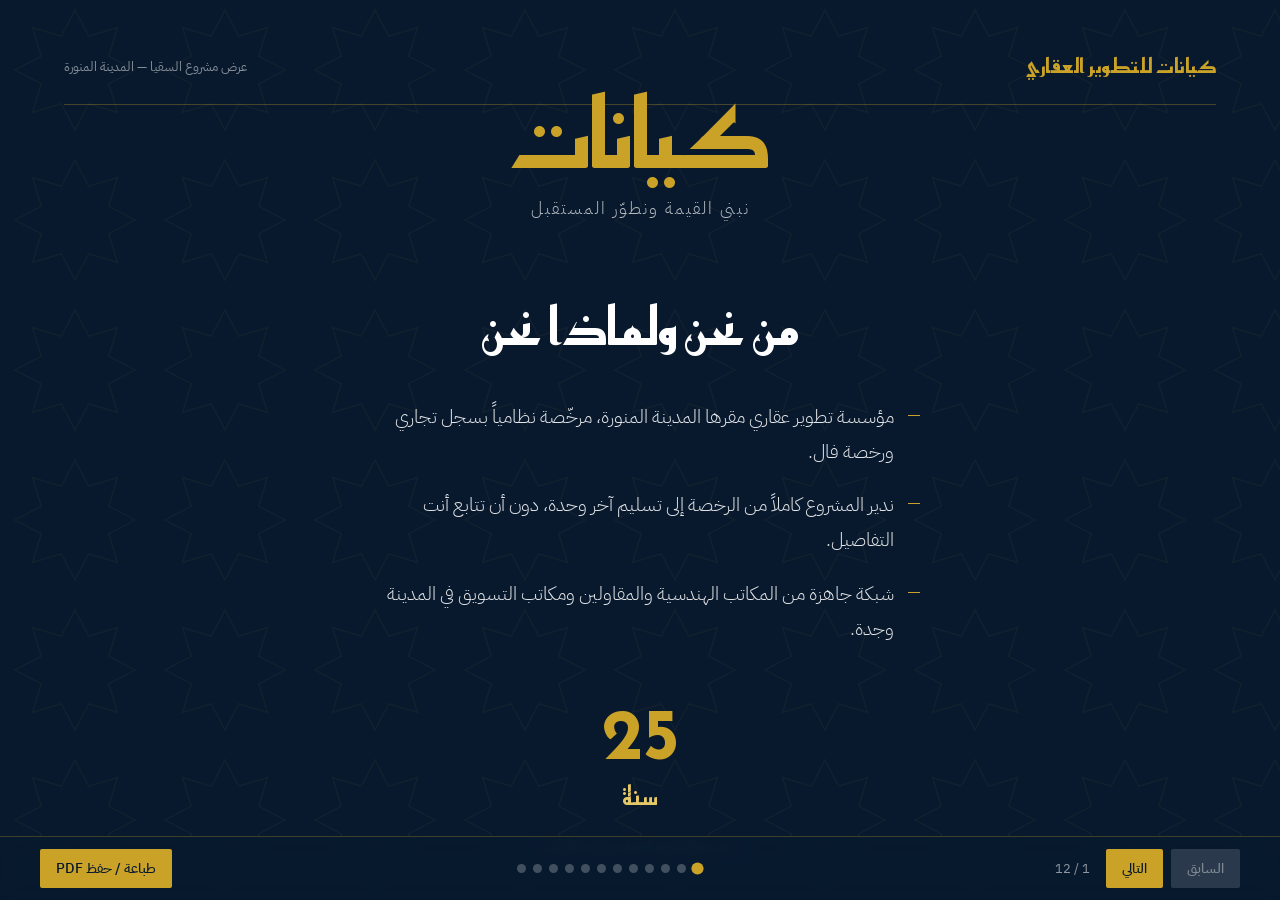
<file: 4-العروض/استثمار/السقيا_استثمار_عرض-مشروع-السقيا-(صفحة-ويب)_2026-11-20.html>
<!DOCTYPE html>
<html lang="ar" dir="rtl">
<head>
<meta charset="UTF-8">
<meta name="viewport" content="width=device-width, initial-scale=1">
<title>مشروع السقيا — عرض لمالك الأرض | كيانات للتطوير العقاري</title>
<link rel="preconnect" href="https://fonts.googleapis.com">
<link rel="preconnect" href="https://fonts.gstatic.com" crossorigin>
<link href="https://fonts.googleapis.com/css2?family=Reem+Kufi:wght@400;500;600;700&family=IBM+Plex+Sans+Arabic:wght@300;400;500;600&display=swap" rel="stylesheet">
<style>
:root{
  --navy:#08192E;
  --navy-soft:#0F2942;
  --gold:#C9A227;
  --gold-light:#E4C766;
  --ivory:#F7F4EC;
  --ink:#0B1B2B;
  --display:"Reem Kufi","Noto Kufi Arabic",serif;
  --body:"IBM Plex Sans Arabic","Segoe UI",Tahoma,sans-serif;
  --pattern:url("data:image/svg+xml,%3Csvg xmlns='http://www.w3.org/2000/svg' width='140' height='140' viewBox='0 0 120 120'%3E%3Cpath d='M60 8 71 29 94 22 87 45 108 56 87 67 94 90 71 83 60 104 49 83 26 90 33 67 12 56 33 45 26 22 49 29Z' fill='none' stroke='%23C9A227' stroke-width='1.1'/%3E%3C/svg%3E");
}
*{box-sizing:border-box;margin:0;padding:0}
html,body{height:100%}
body{
  font-family:var(--body);
  background:var(--navy);
  color:#fff;
  overflow:hidden;
}

/* ---------- الشريحة ---------- */
.deck{position:relative;height:100vh;height:100dvh}
.slide{
  position:absolute;inset:0;
  display:none;
  padding:clamp(20px,4vw,56px) clamp(20px,5vw,72px) clamp(78px,10vh,104px);
  background:var(--navy);
}
.slide.on{display:flex;flex-direction:column}
.slide::before{
  content:"";position:absolute;inset:0;
  background-image:var(--pattern);
  background-size:150px 150px;
  opacity:.055;
  pointer-events:none;
}
.slide.light{background:var(--ivory);color:var(--ink)}
.slide.light::before{opacity:.09}

.topline{
  position:relative;z-index:1;
  display:flex;justify-content:space-between;align-items:center;
  padding-bottom:clamp(14px,2.5vh,26px);
  border-bottom:1px solid rgba(201,162,39,.32);
}
.brand{font-family:var(--display);font-weight:600;font-size:clamp(15px,2.4vw,20px);color:var(--gold);letter-spacing:.5px}
.step{font-size:clamp(11px,1.6vw,13px);color:rgba(255,255,255,.5);font-variant-numeric:tabular-nums}
.slide.light .step{color:rgba(11,27,43,.5)}

.body{
  position:relative;z-index:1;
  flex:1;display:flex;gap:clamp(24px,5vw,64px);
  align-items:center;
  padding-top:clamp(18px,3.5vh,36px);
  min-height:0;
}
.col-text{flex:1 1 58%;min-width:0}
.col-figure{
  flex:0 0 34%;
  border-right:1px solid rgba(201,162,39,.32);
  padding-right:clamp(20px,3.5vw,44px);
}
.slide.light .col-figure{border-right-color:rgba(11,27,43,.18)}

h2{
  font-family:var(--display);
  font-weight:600;
  font-size:clamp(26px,4.6vw,52px);
  line-height:1.32;
  margin-bottom:clamp(16px,3vh,30px);
  max-width:22ch;
}
.points{list-style:none;max-width:56ch}
.points li{
  position:relative;
  padding-right:26px;
  margin-bottom:clamp(11px,2vh,20px);
  font-size:clamp(14px,2vw,19px);
  line-height:1.85;
  font-weight:300;
  color:rgba(255,255,255,.88);
}
.slide.light .points li{color:rgba(11,27,43,.85)}
.points li::before{
  content:"";position:absolute;right:0;top:.85em;
  width:12px;height:1px;background:var(--gold);
}

.figure{text-align:center}
.fig-value{
  font-family:var(--display);
  font-weight:700;
  color:var(--gold);
  font-size:clamp(52px,10vw,110px);
  line-height:1;
  display:block;
  letter-spacing:-1px;
}
.slide.light .fig-value{color:#9A7A15}
.fig-unit{
  display:block;
  font-family:var(--display);
  font-size:clamp(16px,2.4vw,26px);
  color:var(--gold-light);
  margin-top:6px;
}
.slide.light .fig-unit{color:#9A7A15}
.fig-label{
  margin-top:clamp(10px,2vh,18px);
  font-size:clamp(12px,1.7vw,15px);
  line-height:1.8;
  font-weight:300;
  color:rgba(255,255,255,.62);
  max-width:24ch;margin-inline:auto;
}
.slide.light .fig-label{color:rgba(11,27,43,.6)}
.note{
  display:block;margin-top:8px;
  font-size:clamp(10px,1.4vw,12px);
  color:rgba(255,255,255,.42);
}
.slide.light .note{color:rgba(11,27,43,.45)}

/* ---------- الغلاف والختام ---------- */
.cover .body{flex-direction:column;justify-content:center;text-align:center;gap:0}
.cover .wordmark{
  font-family:var(--display);font-weight:700;
  font-size:clamp(44px,9vw,96px);color:var(--gold);line-height:1;
}
.cover .tag{
  margin-top:14px;font-size:clamp(13px,2vw,17px);font-weight:300;
  color:rgba(255,255,255,.7);letter-spacing:2px;
}
.cover .rule{width:64px;height:2px;background:var(--gold);margin:clamp(22px,4vh,36px) auto}
.cover h2{max-width:none;margin-bottom:10px}
.cover .points{margin:clamp(18px,3vh,28px) auto 0;text-align:right;display:inline-block}
.cover .figure{margin-top:clamp(22px,4vh,34px)}
.cover .fig-value{font-size:clamp(40px,7vw,72px)}

.contact{
  position:relative;z-index:1;
  margin-top:clamp(18px,3vh,28px);
  padding-top:16px;
  border-top:1px solid rgba(11,27,43,.18);
  font-size:clamp(12px,1.8vw,15px);
  line-height:2;
  color:rgba(11,27,43,.75);
}
.contact strong{font-weight:600;color:var(--ink)}

/* ---------- التنقل ---------- */
.bar{
  position:fixed;inset-inline:0;bottom:0;z-index:5;
  display:flex;align-items:center;justify-content:space-between;
  gap:14px;
  padding:12px clamp(16px,4vw,40px);
  background:rgba(8,25,46,.92);
  backdrop-filter:blur(8px);
  border-top:1px solid rgba(201,162,39,.28);
}
.dots{display:flex;gap:7px;flex-wrap:wrap;justify-content:center;flex:1}
.dot{
  width:9px;height:9px;border-radius:50%;border:0;cursor:pointer;
  background:rgba(255,255,255,.24);padding:0;transition:background .2s,transform .2s;
}
.dot[aria-current="true"]{background:var(--gold);transform:scale(1.35)}
.nav{display:flex;gap:8px;align-items:center}
button.move,button.print{
  font-family:var(--body);font-size:14px;font-weight:500;
  color:var(--navy);background:var(--gold);
  border:0;border-radius:2px;padding:9px 16px;cursor:pointer;
  transition:background .2s;
}
button.move:hover,button.print:hover{background:var(--gold-light)}
button.move[disabled]{background:rgba(255,255,255,.14);color:rgba(255,255,255,.4);cursor:default}
.print{background:transparent;color:var(--gold);border:1px solid rgba(201,162,39,.5)}
.counter{font-size:13px;color:rgba(255,255,255,.55);font-variant-numeric:tabular-nums;min-width:52px;text-align:center}

/* ---------- حركة واحدة عند تغيير الشريحة ---------- */
.slide.on h2,.slide.on .points li,.slide.on .figure,.slide.on .contact{
  animation:rise .5s ease both;
}
.slide.on .points li:nth-child(1){animation-delay:.06s}
.slide.on .points li:nth-child(2){animation-delay:.12s}
.slide.on .points li:nth-child(3){animation-delay:.18s}
.slide.on .figure{animation-delay:.24s}
@keyframes rise{from{opacity:0;transform:translateY(12px)}to{opacity:1;transform:none}}
@media (prefers-reduced-motion:reduce){
  .slide.on h2,.slide.on .points li,.slide.on .figure,.slide.on .contact{animation:none}
}

/* ---------- الجوال ---------- */
@media (max-width:760px){
  body{overflow:auto}
  .deck{height:auto}
  .slide{position:static;min-height:100dvh}
  .body{flex-direction:column;align-items:stretch;gap:26px}
  .col-figure{
    flex:none;border-right:0;padding-right:0;
    border-top:1px solid rgba(201,162,39,.32);padding-top:22px;
  }
  .slide.light .col-figure{border-top-color:rgba(11,27,43,.18)}
  .figure{text-align:right}
  .fig-label{margin-inline:0}
  .cover .points{display:block}
}

/* ---------- الطباعة / حفظ PDF ---------- */
@media print{
  @page{size:A4 landscape;margin:0}
  body{overflow:visible;background:#fff}
  .bar{display:none}
  .deck{height:auto}
  .slide{
    position:static;display:flex !important;flex-direction:column;
    height:100vh;page-break-after:always;
    -webkit-print-color-adjust:exact;print-color-adjust:exact;
  }
  .slide *{animation:none !important}
}
</style>
</head>
<body>

<main class="deck" id="deck">

  <!-- 1 -->
  <section class="slide cover on" data-i="1">
    <div class="topline"><span class="brand">كيانات للتطوير العقاري</span><span class="step">عرض مشروع السقيا — المدينة المنورة</span></div>
    <div class="body">
      <div class="wordmark">كيانات</div>
      <div class="tag">نبني القيمة ونطوّر المستقبل</div>
      <div class="rule"></div>
      <h2>من نحن ولماذا نحن</h2>
      <ul class="points">
        <li>مؤسسة تطوير عقاري مقرها المدينة المنورة، مرخّصة نظامياً بسجل تجاري ورخصة فال.</li>
        <li>ندير المشروع كاملاً من الرخصة إلى تسليم آخر وحدة، دون أن تتابع أنت التفاصيل.</li>
        <li>شبكة جاهزة من المكاتب الهندسية والمقاولين ومكاتب التسويق في المدينة وجدة.</li>
      </ul>
      <div class="figure">
        <span class="fig-value">25</span>
        <span class="fig-unit">سنة</span>
        <p class="fig-label">خبرة متراكمة في التجارة وإدارة الأملاك</p>
      </div>
    </div>
  </section>

  <!-- 2 -->
  <section class="slide" data-i="2">
    <div class="topline"><span class="brand">كيانات</span><span class="step">2 / 12</span></div>
    <div class="body">
      <div class="col-text">
        <h2>أرضك اليوم مقابل أرضك بعد التطوير</h2>
        <ul class="points">
          <li>الأرض في وضعها الحالي لا تدرّ دخلاً، وتتحمل قيمتها فرصة ضائعة كل سنة.</li>
          <li>بيعها أرضاً بيضاء يعطيك مبلغاً واحداً فقط، وينتهي دورك عند هذا الحد.</li>
          <li>تطويرها يحوّل الأصل الواحد إلى وحدات متعددة قابلة للبيع أو التأجير.</li>
        </ul>
      </div>
      <div class="col-figure">
        <div class="figure">
          <span class="fig-value">19</span>
          <span class="fig-unit">وحدة</span>
          <p class="fig-label">بدل قطعة أرض واحدة</p>
        </div>
      </div>
    </div>
  </section>

  <!-- 3 -->
  <section class="slide light" data-i="3">
    <div class="topline"><span class="brand">كيانات</span><span class="step">3 / 12</span></div>
    <div class="body">
      <div class="col-text">
        <h2>الأرض والموقع</h2>
        <ul class="points">
          <li>قطعة أرض بمساحة 408 م² في حي السقيا بالمدينة المنورة.</li>
          <li>داخل النطاق العمراني، وقريبة من المسجد النبوي ومناطق الزوار.</li>
          <li>الطلب على الشقق السكنية في هذا النطاق مستمر طوال العام.</li>
        </ul>
      </div>
      <div class="col-figure">
        <div class="figure">
          <span class="fig-value">408</span>
          <span class="fig-unit">م²</span>
          <p class="fig-label">المساحة المعتمدة للأرض</p>
        </div>
      </div>
    </div>
  </section>

  <!-- 4 -->
  <section class="slide" data-i="4">
    <div class="topline"><span class="brand">كيانات</span><span class="step">4 / 12</span></div>
    <div class="body">
      <div class="col-text">
        <h2>الفكرة باختصار</h2>
        <ul class="points">
          <li>عمارة سكنية استثمارية تُبنى على كامل الأرض.</li>
          <li>الوحدات تُطرح للبيع بنظام التمليك، مع إمكانية التأجير.</li>
          <li>واجهة رئيسية واحدة والجانبان مصمتان، بما يرفع الاستغلال للمساحة.</li>
        </ul>
      </div>
      <div class="col-figure">
        <div class="figure">
          <span class="fig-value">5</span>
          <span class="fig-unit">أدوار سكنية</span>
          <p class="fig-label">فوق دورين للخدمات التشغيلية</p>
        </div>
      </div>
    </div>
  </section>

  <!-- 5 -->
  <section class="slide" data-i="5">
    <div class="topline"><span class="brand">كيانات</span><span class="step">5 / 12</span></div>
    <div class="body">
      <div class="col-text">
        <h2>كيف تتوزع الوحدات</h2>
        <ul class="points">
          <li>أربعة أدوار، في كل دور أربع شقق.</li>
          <li>دور واحد يحتوي ثلاث شقق.</li>
          <li>متوسط مساحة الوحدة قرابة 60 م²، وهي المساحة الأكثر طلباً في السوق.</li>
        </ul>
      </div>
      <div class="col-figure">
        <div class="figure">
          <span class="fig-value">1,140</span>
          <span class="fig-unit">م²</span>
          <p class="fig-label">إجمالي المساحات القابلة للبيع<span class="note">محسوبة على أساس 19 وحدة × 60 م²</span></p>
        </div>
      </div>
    </div>
  </section>

  <!-- 6 -->
  <section class="slide light" data-i="6">
    <div class="topline"><span class="brand">كيانات</span><span class="step">6 / 12</span></div>
    <div class="body">
      <div class="col-text">
        <h2>من يتحمّل ماذا</h2>
        <ul class="points">
          <li>أنت: الأرض وتكاليف التطوير والبناء.</li>
          <li>كيانات: الإدارة والتنفيذ والتسويق والبيع بالكامل.</li>
          <li>الأرض تبقى باسمك، ولا تنشأ لكيانات أي ملكية فيها.</li>
        </ul>
      </div>
      <div class="col-figure">
        <div class="figure">
          <span class="fig-value">100%</span>
          <span class="fig-unit">ملكية الأرض</span>
          <p class="fig-label">تبقى لك من أول يوم إلى آخر يوم</p>
        </div>
      </div>
    </div>
  </section>

  <!-- 7 -->
  <section class="slide" data-i="7">
    <div class="topline"><span class="brand">كيانات</span><span class="step">7 / 12</span></div>
    <div class="body">
      <div class="col-text">
        <h2>ماذا نتولّى عنك بالتفصيل</h2>
        <ul class="points">
          <li>الرخص والإجراءات الحكومية، والتعاقد مع المكتب الهندسي ومراجعة المخططات.</li>
          <li>طرح المنافسة على المقاولين، والتفاوض، والإشراف على الجودة والجدول الزمني.</li>
          <li>التسويق والبيع والتعاقد مع المشترين حتى الإفراغ والتسليم.</li>
        </ul>
      </div>
      <div class="col-figure">
        <div class="figure">
          <span class="fig-value">7</span>
          <span class="fig-unit">مسارات عمل</span>
          <p class="fig-label">تُدار من جهة واحدة بدل تفرّقها بين عدة أطراف</p>
        </div>
      </div>
    </div>
  </section>

  <!-- 8 -->
  <section class="slide" data-i="8">
    <div class="topline"><span class="brand">كيانات</span><span class="step">8 / 12</span></div>
    <div class="body">
      <div class="col-text">
        <h2>البيع على الخارطة وحماية أموالك</h2>
        <ul class="points">
          <li>استكمال متطلبات ترخيص البيع على الخارطة نظامياً قبل طرح أي وحدة.</li>
          <li>متحصلات البيع تدخل حساب ضمان المشروع، ولا تُصرف إلا على مصروفاته.</li>
          <li>هذا يحمي حقك وحق المشتري، ويزيد ثقة العملاء في المشروع.</li>
        </ul>
      </div>
      <div class="col-figure">
        <div class="figure">
          <span class="fig-value">0</span>
          <span class="fig-unit">ريال</span>
          <p class="fig-label">يُصرف من حساب الضمان خارج مصروفات المشروع</p>
        </div>
      </div>
    </div>
  </section>

  <!-- 9 -->
  <section class="slide" data-i="9">
    <div class="topline"><span class="brand">كيانات</span><span class="step">9 / 12</span></div>
    <div class="body">
      <div class="col-text">
        <h2>كيف نبيع الوحدات</h2>
        <ul class="points">
          <li>البدء بالتسويق مبكراً أثناء التنفيذ لتدوير رأس المال قبل الانتهاء.</li>
          <li>استهداف شريحتين: المشتري الفردي، والمستثمر الراغب في شراء المبنى كاملاً.</li>
          <li>منافذ متعددة: مكاتب تسويق متخصصة، المنصات الرقمية، وسواتر المشروع أثناء البناء.</li>
        </ul>
      </div>
      <div class="col-figure">
        <div class="figure">
          <span class="fig-value">650,000</span>
          <span class="fig-unit">ريال</span>
          <p class="fig-label">سعر مستهدف للوحدة<span class="note">مؤشر سوق أولي، يُعتمد نهائياً بعد دراسة الأسعار</span></p>
        </div>
      </div>
    </div>
  </section>

  <!-- 10 -->
  <section class="slide" data-i="10">
    <div class="topline"><span class="brand">كيانات</span><span class="step">10 / 12</span></div>
    <div class="body">
      <div class="col-text">
        <h2>الجدول الزمني</h2>
        <ul class="points">
          <li>الأولى: الرخصة واعتماد المخططات النهائية.</li>
          <li>الثانية: التنفيذ الإنشائي، ويبدأ التسويق بالتوازي معه.</li>
          <li>الثالثة: التشطيب والتسليم والإفراغ للمشترين.</li>
        </ul>
      </div>
      <div class="col-figure">
        <div class="figure">
          <span class="fig-value">3</span>
          <span class="fig-unit">مراحل</span>
          <p class="fig-label">لكل مرحلة تاريخ بداية ونهاية مكتوب في العقد</p>
        </div>
      </div>
    </div>
  </section>

  <!-- 11 -->
  <section class="slide" data-i="11">
    <div class="topline"><span class="brand">كيانات</span><span class="step">11 / 12</span></div>
    <div class="body">
      <div class="col-text">
        <h2>الشفافية والمتابعة</h2>
        <ul class="points">
          <li>تقرير دوري مكتوب يغطي: نسبة الإنجاز، والمصروف، والمبيعات، والعوائق.</li>
          <li>كل قرار يؤثر على التكلفة أو المدة يُعرض عليك قبل تنفيذه.</li>
          <li>عقد نظامي يوضح النطاق والالتزامات وآلية الصرف وحالات الإنهاء.</li>
        </ul>
      </div>
      <div class="col-figure">
        <div class="figure">
          <span class="fig-value">4</span>
          <span class="fig-unit">محاور</span>
          <p class="fig-label">في كل تقرير أسبوعي يصلك طوال عمر المشروع</p>
        </div>
      </div>
    </div>
  </section>

  <!-- 12 -->
  <section class="slide light" data-i="12">
    <div class="topline"><span class="brand">كيانات</span><span class="step">12 / 12</span></div>
    <div class="body">
      <div class="col-text">
        <h2>الخطوة التالية</h2>
        <ul class="points">
          <li>توقيع عقد التطوير بعد صدور رخصة البناء واعتماد المخططات النهائية.</li>
          <li>تحديد المقابل المالي لكيانات: نسبة من المبيعات أو أتعاب إدارة.</li>
          <li>بعد التوقيع مباشرة: طرح المنافسة على المقاولين وبدء التسويق المبكر.</li>
        </ul>
      </div>
      <div class="col-figure">
        <div class="figure">
          <span class="fig-value">1</span>
          <span class="fig-unit">قرار</span>
          <p class="fig-label">يفصلنا عن بدء التنفيذ</p>
        </div>
      </div>
    </div>
    <div class="contact">
      <strong>عاطف الصاعدي</strong> — كيانات للتطوير العقاري<br>
      جوال: 0554522021 · البريد: Kyanat49@gmail.com<br>
      سجل تجاري: 7054816462 · رخصة فال: 1100312934
    </div>
  </section>

</main>

<div class="bar">
  <div class="nav">
    <button class="move" id="prev">السابق</button>
    <button class="move" id="next">التالي</button>
    <span class="counter" id="counter">1 / 12</span>
  </div>
  <div class="dots" id="dots"></div>
  <button class="print" id="printBtn">طباعة / حفظ PDF</button>
</div>

<script>
(function(){
  var slides = Array.prototype.slice.call(document.querySelectorAll('.slide'));
  var dotsWrap = document.getElementById('dots');
  var counter = document.getElementById('counter');
  var prev = document.getElementById('prev');
  var next = document.getElementById('next');
  var i = 0;

  slides.forEach(function(s, n){
    var b = document.createElement('button');
    b.className = 'dot';
    b.setAttribute('aria-label', 'الشريحة ' + (n + 1));
    b.addEventListener('click', function(){ go(n); });
    dotsWrap.appendChild(b);
  });
  var dots = Array.prototype.slice.call(dotsWrap.children);

  function go(n){
    i = Math.max(0, Math.min(slides.length - 1, n));
    slides.forEach(function(s, k){ s.classList.toggle('on', k === i); });
    dots.forEach(function(d, k){ d.setAttribute('aria-current', k === i ? 'true' : 'false'); });
    counter.textContent = (i + 1) + ' / ' + slides.length;
    prev.disabled = i === 0;
    next.disabled = i === slides.length - 1;
    if (window.innerWidth <= 760) slides[i].scrollIntoView({behavior:'smooth', block:'start'});
    else window.scrollTo(0, 0);
  }

  prev.addEventListener('click', function(){ go(i - 1); });
  next.addEventListener('click', function(){ go(i + 1); });
  document.getElementById('printBtn').addEventListener('click', function(){ window.print(); });

  document.addEventListener('keydown', function(e){
    if (e.key === 'ArrowLeft' || e.key === 'PageDown' || e.key === ' ') { go(i + 1); e.preventDefault(); }
    if (e.key === 'ArrowRight' || e.key === 'PageUp') { go(i - 1); e.preventDefault(); }
    if (e.key === 'Home') go(0);
    if (e.key === 'End') go(slides.length - 1);
  });

  var x0 = null;
  document.addEventListener('touchstart', function(e){ x0 = e.touches[0].clientX; }, {passive:true});
  document.addEventListener('touchend', function(e){
    if (x0 === null) return;
    var dx = e.changedTouches[0].clientX - x0;
    if (Math.abs(dx) > 60) go(dx < 0 ? i + 1 : i - 1);
    x0 = null;
  }, {passive:true});

  go(0);
})();
</script>
</body>
</html>
</file>
<file: assets/chat.css>
/* مساعد أرشيف كيانات · بهوية كيانات (الكتلة الواحدة) */
#kc{--kc-gold:#C8A45D;--kc-ink:#22304A;--kc-stone:#6B7480;--kc-chalk:#F7F5F0;--kc-line:#e7e1d4;font-family:"IBM Plex Sans Arabic",Tahoma,sans-serif}
#kc .kc-fab{position:fixed;left:16px;bottom:calc(16px + env(safe-area-inset-bottom));z-index:16;display:flex;align-items:center;gap:10px;background:var(--kc-ink);color:#fff;border:0;border-radius:999px;padding:12px 18px 12px 14px;font:inherit;font-size:14px;cursor:pointer;box-shadow:0 10px 28px #22304a40}
#kc .kc-fab b{font-weight:600}
#kc .kc-mark{display:grid;grid-template-columns:9px 7px;grid-template-rows:9px 9px;gap:2px}
#kc .kc-mark i{background:#c9ced6;border-radius:1px}#kc .kc-mark i:first-child{grid-row:span 2;background:var(--kc-gold)}
#kc.on .kc-fab{display:none}
#kc .kc-panel{position:fixed;left:16px;bottom:16px;z-index:15;width:400px;max-width:calc(100vw - 32px);height:min(640px,calc(100vh - 32px));background:var(--kc-chalk);border:1px solid var(--kc-line);border-radius:20px;box-shadow:0 20px 60px #22304a33;display:none;flex-direction:column;overflow:hidden}
#kc.on .kc-panel{display:flex}
#kc header{background:var(--kc-ink);color:#fff;padding:14px 16px;display:flex;justify-content:space-between;align-items:center;border-bottom:3px solid var(--kc-gold)}
#kc header b{display:block;font-family:Alexandria,"IBM Plex Sans Arabic",sans-serif;font-size:16px}
#kc header small{font-size:11.5px;color:#c9ced6}
#kc .kc-x{background:#ffffff1a;color:#fff;border:0;border-radius:10px;width:34px;height:34px;font-size:15px;cursor:pointer}
#kc .kc-log{flex:1;overflow-y:auto;padding:14px;display:flex;flex-direction:column;gap:10px;scroll-behavior:smooth}
#kc .kc-m{max-width:92%;font-size:14px;line-height:1.75;padding:10px 13px;border-radius:16px;word-wrap:break-word}
#kc .kc-me{align-self:flex-start;background:var(--kc-ink);color:#fff;border-bottom-right-radius:4px}
#kc .kc-bot{align-self:flex-end;background:#fff;border:1px solid var(--kc-line);border-bottom-left-radius:4px;color:var(--kc-ink);width:92%}
#kc .kc-bot ul{padding-inline-start:18px;margin:6px 0}
#kc .kc-mute{color:var(--kc-stone)}#kc .kc-ok{color:#2f7a52;font-weight:600}
#kc .kc-files{display:flex;flex-direction:column;gap:6px;margin-top:8px}
#kc .kc-f{border:1px solid var(--kc-line);border-radius:12px;background:var(--kc-chalk);overflow:hidden}
#kc .kc-open{display:flex;gap:10px;align-items:center;width:100%;background:none;border:0;padding:9px 10px;font:inherit;text-align:right;cursor:pointer;color:inherit}
#kc .kc-open:hover{background:#fff}
#kc .kc-t{flex:none;width:44px;height:36px;border-radius:8px;background:var(--kc-ink);color:#fff;display:grid;place-items:center;font-size:10.5px;font-weight:700}
#kc .kc-open b{display:block;font-size:13.5px;font-weight:600;line-height:1.4}
#kc .kc-open small{display:block;font-size:11.5px;color:var(--kc-stone);line-height:1.4}
#kc .kc-acts{display:flex;gap:6px;padding:0 10px 9px;justify-content:flex-start}
#kc .kc-acts a,#kc .kc-acts button,#kc .kc-row button,#kc .kc-chips button,#kc .kc-tasks button,#kc .kc-link{font:inherit;font-size:12px;border:1px solid var(--kc-line);background:#fff;color:var(--kc-ink);border-radius:999px;padding:4px 11px;cursor:pointer;text-decoration:none}
#kc .kc-acts a{background:#f3e7cf;border-color:#e8d6b0}
#kc .kc-row{display:flex;flex-wrap:wrap;gap:6px;margin-top:10px}
#kc .kc-row button:first-child{background:var(--kc-gold);border-color:var(--kc-gold);color:var(--kc-ink);font-weight:600}
#kc .kc-chips{display:flex;flex-wrap:wrap;gap:6px;margin-top:8px}
#kc .kc-chips small{color:var(--kc-gold);font-weight:700;margin-inline-start:3px}
#kc .kc-tbl{overflow-x:auto;margin-top:8px;border:1px solid var(--kc-line);border-radius:10px}
#kc table{border-collapse:collapse;width:100%;font-size:12px;min-width:420px}
#kc th{background:var(--kc-ink);color:#fff;text-align:right;padding:6px 8px;font-weight:600;white-space:nowrap}
#kc td{padding:6px 8px;border-top:1px solid var(--kc-line);vertical-align:top}
#kc tr:nth-child(even) td{background:var(--kc-chalk)}
#kc td a{color:var(--kc-ink);font-weight:600;text-decoration:underline;text-decoration-color:var(--kc-gold)}
#kc .kc-tasks{list-style:none;padding:0!important;display:flex;flex-direction:column;gap:6px}
#kc .kc-tasks li{background:var(--kc-chalk);border-radius:10px;padding:8px 10px;font-size:13px}
#kc .kc-tasks li>span{background:var(--kc-gold);color:var(--kc-ink);font-size:11px;font-weight:700;border-radius:5px;padding:0 6px}
#kc .kc-tasks small{display:block;color:var(--kc-stone);font-size:11.5px}
#kc .kc-tasks small a{color:var(--kc-ink)}
#kc .kc-tasks button{margin-top:5px}
#kc .kc-link{border-style:dashed}
#kc .kc-sug{display:flex;gap:6px;overflow-x:auto;padding:8px 12px;border-top:1px solid var(--kc-line);scrollbar-width:none}
#kc .kc-sug::-webkit-scrollbar{display:none}
#kc .kc-sug button{flex:none;font:inherit;font-size:12.5px;background:#fff;border:1px solid var(--kc-line);color:var(--kc-ink);border-radius:999px;padding:6px 12px;cursor:pointer}
#kc .kc-sug button:hover{border-color:var(--kc-gold)}
#kc .kc-in{display:flex;gap:8px;padding:10px 12px calc(10px + env(safe-area-inset-bottom));background:#fff;border-top:1px solid var(--kc-line)}
#kc .kc-in input{flex:1;border:1px solid var(--kc-line);border-radius:999px;padding:11px 16px;font:inherit;font-size:16px;outline:0;background:var(--kc-chalk);min-width:0}
#kc .kc-in input:focus{border-color:var(--kc-gold)}
#kc .kc-in button{flex:none;width:44px;height:44px;border-radius:50%;border:0;background:var(--kc-gold);color:var(--kc-ink);font-size:17px;cursor:pointer;transform:scaleX(-1)}
#kc .kc-dots{display:inline-flex;gap:4px}#kc .kc-dots i{width:7px;height:7px;border-radius:50%;background:var(--kc-stone);animation:kcd 1s infinite}
#kc .kc-dots i:nth-child(2){animation-delay:.15s}#kc .kc-dots i:nth-child(3){animation-delay:.3s}
@keyframes kcd{0%,100%{opacity:.25}50%{opacity:1}}
@media (max-width:560px){#kc .kc-panel{left:0;bottom:0;width:100vw;max-width:none;height:100dvh;border-radius:0;border:0}#kc .kc-fab b{font-size:13px}}
@media print{#kc{display:none}}
@media (max-width:560px){#kc table{min-width:0}#kc th:nth-child(3),#kc td:nth-child(3){display:none}}
/* الأوامر الصوتية */
#kc .kc-mic{flex:none;width:44px;height:44px;border-radius:50%;border:1px solid var(--kc-line);background:#fff;color:var(--kc-ink);display:grid;place-items:center;cursor:pointer;transition:background .2s}
#kc .kc-mic:hover{border-color:var(--kc-gold)}
#kc.kc-listening .kc-mic{background:#B4433A;border-color:#B4433A;color:#fff;animation:kcmic 1.2s infinite}
#kc.kc-listening .kc-in input{border-color:#B4433A}
@keyframes kcmic{0%{box-shadow:0 0 0 0 #b4433a66}100%{box-shadow:0 0 0 12px #b4433a00}}
/* الوكيل: بطاقة خطة التنفيذ */
#kc .kc-plan{border:1.5px solid var(--kc-gold);border-radius:14px;background:#fffdf8;padding:11px 12px;margin-top:4px}
#kc .kc-plan-h{font-size:12px;font-weight:700;color:#9a7a37;letter-spacing:.2px;margin-bottom:3px}
#kc .kc-plan>b{display:block;font-size:14.5px;line-height:1.5}
#kc .kc-prs{display:flex;flex-direction:column;gap:6px;margin-top:8px;max-height:260px;overflow-y:auto}
#kc .kc-pr{background:var(--kc-chalk);border-radius:10px;padding:7px 9px;font-size:12.5px;line-height:1.55}
#kc .kc-pr>b{font-weight:600}#kc .kc-pr>small{color:var(--kc-stone)}
#kc .kc-pr>div{display:flex;flex-wrap:wrap;align-items:center;gap:5px;margin-top:3px}
#kc .kc-pr i{font-style:normal;color:var(--kc-gold);font-weight:700}
#kc .kc-from{color:var(--kc-stone);text-decoration:line-through;text-decoration-color:#c9ced6}
#kc .kc-to{color:var(--kc-ink);font-weight:600}
#kc .kc-warn{background:#fbeaea;color:#8c2f26;border-radius:8px;padding:6px 9px;font-size:12.5px;margin-top:7px}
#kc .kc-ord{margin:8px 0 0;padding-inline-start:22px;font-size:12.5px;max-height:240px;overflow-y:auto}#kc .kc-ord small{color:var(--kc-stone)}
#kc .kc-plan .kc-row button:first-child{min-width:96px}
#kc .kc-th{flex:none;width:44px;height:44px;border-radius:8px;object-fit:cover;background:#e7e1d4}
#kc .kc-open em{font-style:normal;color:#a63d32;font-weight:600}
#kc .kc-acts .kc-go{background:var(--kc-ink);border-color:var(--kc-ink);color:#fff}

/* الجوال: زر المساعد ما بيغطي المعاينة */
body:has(#viewer.on) #kc .kc-fab{display:none}
</file>
